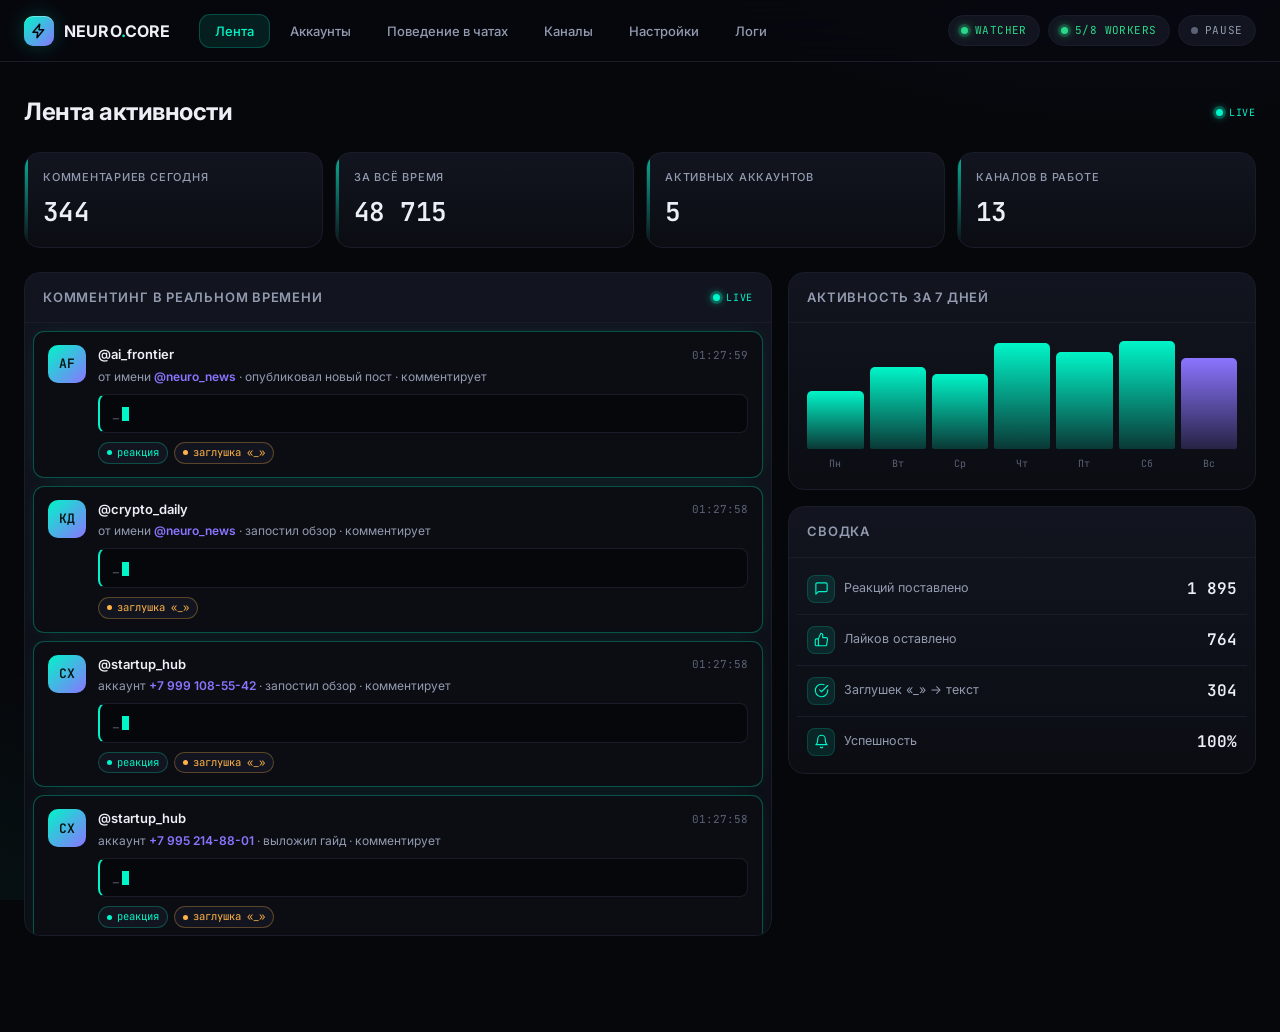
<file: labs/neurocore/index.html>
<!doctype html>
<html lang="ru" class="bg-background">
<head>
  <meta charset="utf-8" />
  <meta name="viewport" content="width=device-width, initial-scale=1, viewport-fit=cover" />
  <meta name="theme-color" content="#06070b" />
  <title>NEURO.CORE — Telegram Bot Dashboard</title>
  <meta name="description" content="NEURO.CORE — панель управления Telegram-ботом для авто-комментинга. Демонстрация функционала." />
  <link rel="icon" type="image/svg+xml" href="./favicon.svg" />
  <link rel="preconnect" href="https://fonts.googleapis.com" />
  <link rel="preconnect" href="https://fonts.gstatic.com" crossorigin />
  <link href="https://fonts.googleapis.com/css2?family=Inter:wght@400;500;600;700&family=JetBrains+Mono:wght@400;500;600&display=swap" rel="stylesheet" />
  <link rel="stylesheet" href="./style.css" />
</head>
<body>

<!-- TOP BAR -->
<header class="topbar">
  <div class="brand">
    <span class="brand-glyph" aria-hidden="true">
      <svg width="16" height="16" viewBox="0 0 24 24" fill="none" stroke="currentColor" stroke-width="2.2" stroke-linecap="round" stroke-linejoin="round">
        <path d="M13 2 3 14h7l-1 8 10-12h-7l1-8Z"/>
      </svg>
    </span>
    <span class="brand-name">NEURO<span class="brand-dot">.</span>CORE</span>
  </div>

  <nav class="tabs">
    <button class="tab active" data-tab="feed">Лента</button>
    <button class="tab" data-tab="accounts">Аккаунты</button>
    <button class="tab" data-tab="behavior">Поведение в чатах</button>
    <button class="tab" data-tab="channels">Каналы</button>
    <button class="tab" data-tab="settings">Настройки</button>
    <button class="tab" data-tab="logs">Логи</button>
  </nav>

  <div class="status-cluster">
    <div class="status-pill ok" id="status-watcher" title="Channel Health Watcher">
      <span class="dot"></span><span class="status-label">watcher</span>
    </div>
    <div class="status-pill ok" id="status-workers" title="Запущено воркеров">
      <span class="dot"></span><span class="status-label">0/0 workers</span>
    </div>
    <label class="pause-toggle" title="Глобальная пауза">
      <input type="checkbox" id="global-pause-toggle" />
      <span class="pause-text">PAUSE</span>
    </label>
  </div>
</header>

<main>

  <!-- ============================== TAB: ЛЕНТА ============================== -->
  <section class="tab-pane active" id="tab-feed">
    <div class="page-header">
      <h2>Лента активности</h2>
      <div class="page-actions">
        <span class="live-badge">live</span>
      </div>
    </div>

    <div class="metrics-row">
      <div class="metric"><span class="metric-label">Комментариев сегодня</span><span class="metric-value" id="m-comments-today">0</span></div>
      <div class="metric"><span class="metric-label">За всё время</span><span class="metric-value" id="m-comments-total">0</span></div>
      <div class="metric"><span class="metric-label">Активных аккаунтов</span><span class="metric-value" id="m-active">0</span></div>
      <div class="metric"><span class="metric-label">Каналов в работе</span><span class="metric-value" id="m-live-channels">0</span></div>
    </div>

    <div class="feed-grid">
      <div class="panel">
        <div class="panel-head">
          <h3>Комментинг в реальном времени</h3>
          <span class="live-badge">live</span>
        </div>
        <div class="feed-list" id="feed-list"></div>
      </div>

      <div class="side-col">
        <div class="panel">
          <div class="panel-head"><h3>Активность за 7 дней</h3></div>
          <div class="chart">
            <div class="chart-bars" id="chart-bars"></div>
          </div>
        </div>

        <div class="panel">
          <div class="panel-head"><h3>Сводка</h3></div>
          <div class="stat-list">
            <div class="stat-row">
              <span class="stat-k"><span class="stat-ic"><svg viewBox="0 0 24 24" fill="none" stroke="currentColor" stroke-width="1.8" stroke-linecap="round" stroke-linejoin="round"><path d="M21 15a2 2 0 0 1-2 2H7l-4 4V5a2 2 0 0 1 2-2h14a2 2 0 0 1 2 2z"/></svg></span>Реакций поставлено</span>
              <span class="stat-v" id="s-reactions">0</span>
            </div>
            <div class="stat-row">
              <span class="stat-k"><span class="stat-ic"><svg viewBox="0 0 24 24" fill="none" stroke="currentColor" stroke-width="1.8" stroke-linecap="round" stroke-linejoin="round"><path d="M14 9V5a3 3 0 0 0-3-3l-4 9v11h11.28a2 2 0 0 0 2-1.7l1.38-9a2 2 0 0 0-2-2.3zM7 22H4a2 2 0 0 1-2-2v-7a2 2 0 0 1 2-2h3"/></svg></span>Лайков оставлено</span>
              <span class="stat-v" id="s-likes">0</span>
            </div>
            <div class="stat-row">
              <span class="stat-k"><span class="stat-ic"><svg viewBox="0 0 24 24" fill="none" stroke="currentColor" stroke-width="1.8" stroke-linecap="round" stroke-linejoin="round"><path d="M22 11.08V12a10 10 0 1 1-5.93-9.14"/><polyline points="22 4 12 14.01 9 11.01"/></svg></span>Заглушек «_» → текст</span>
              <span class="stat-v" id="s-quick">0</span>
            </div>
            <div class="stat-row">
              <span class="stat-k"><span class="stat-ic"><svg viewBox="0 0 24 24" fill="none" stroke="currentColor" stroke-width="1.8" stroke-linecap="round" stroke-linejoin="round"><path d="M18 8A6 6 0 0 0 6 8c0 7-3 9-3 9h18s-3-2-3-9"/><path d="M13.73 21a2 2 0 0 1-3.46 0"/></svg></span>Успешность</span>
              <span class="stat-v" id="s-rate">—</span>
            </div>
          </div>
        </div>
      </div>
    </div>
  </section>

  <!-- ============================== TAB: АККАУНТЫ ============================== -->
  <section class="tab-pane" id="tab-accounts">
    <div class="page-header">
      <h2>Аккаунты</h2>
      <div class="page-actions">
        <button class="btn btn-ghost" id="btn-refresh-accounts">Обновить</button>
        <button class="btn btn-primary" id="btn-add-account">+ Добавить</button>
      </div>
    </div>
    <div class="metrics-row">
      <div class="metric"><span class="metric-label">Аккаунтов</span><span class="metric-value" id="m-accounts">—</span></div>
      <div class="metric"><span class="metric-label">Запущено</span><span class="metric-value" id="m-running">—</span></div>
      <div class="metric"><span class="metric-label">Каналов в базе</span><span class="metric-value" id="m-channels">—</span></div>
      <div class="metric"><span class="metric-label">Глобальная пауза</span><span class="metric-value" id="m-pause">выкл</span></div>
    </div>
    <div id="accounts-grid" class="cards-grid">
      <div class="empty">Загрузка…</div>
    </div>
  </section>

  <!-- ============================== TAB: ПОВЕДЕНИЕ ============================== -->
  <section class="tab-pane" id="tab-behavior">
    <div class="page-header">
      <h2>Поведение в чатах</h2>
      <div class="page-actions">
        <span class="muted small" id="behavior-saved-hint"></span>
      </div>
    </div>

    <div class="toggle-group">
      <div class="toggle-row">
        <div class="toggle-info">
          <div class="toggle-title">
            <span class="toggle-icon" aria-hidden="true">
              <svg viewBox="0 0 24 24" fill="none" stroke="currentColor" stroke-width="1.8" stroke-linecap="round" stroke-linejoin="round"><path d="M9 21H5a2 2 0 0 1-2-2V5a2 2 0 0 1 2-2h4"/><polyline points="16 17 21 12 16 7"/><line x1="21" y1="12" x2="9" y2="12"/></svg>
            </span>
            Покидать если нельзя писать
          </div>
          <div class="toggle-desc">
            Выходить из группы обсуждений канала при ошибке
            <code>ChatWriteForbiddenError</code> — чтобы не накапливать «мёртвые» подписки.
          </div>
        </div>
        <label class="switch"><input type="checkbox" data-setting="leave_if_no_write" checked /><span class="slider"></span></label>
      </div>

      <div class="toggle-row">
        <div class="toggle-info">
          <div class="toggle-title">
            <span class="toggle-icon" aria-hidden="true">
              <svg viewBox="0 0 24 24" fill="none" stroke="currentColor" stroke-width="1.8" stroke-linecap="round" stroke-linejoin="round"><polyline points="3 6 5 6 21 6"/><path d="M19 6v14a2 2 0 0 1-2 2H7a2 2 0 0 1-2-2V6m3 0V4a2 2 0 0 1 2-2h4a2 2 0 0 1 2 2v2"/></svg>
            </span>
            Авто-отписка от мусорных чатов
          </div>
          <div class="toggle-desc">
            AI анализирует название/описание/число участников каждого чата
            и команду <code>LEAVE</code> отправляет на очевидный спам/скам/NSFW/казино.
          </div>
        </div>
        <label class="switch"><input type="checkbox" data-setting="auto_leave_junk" checked /><span class="slider"></span></label>
      </div>

      <div class="toggle-row">
        <div class="toggle-info">
          <div class="toggle-title">
            <span class="toggle-icon" aria-hidden="true">
              <svg viewBox="0 0 24 24" fill="none" stroke="currentColor" stroke-width="1.8" stroke-linecap="round" stroke-linejoin="round"><rect x="3" y="11" width="18" height="10" rx="2"/><circle cx="12" cy="5" r="2"/><path d="M12 7v4"/><line x1="8" y1="16" x2="8" y2="16"/><line x1="16" y1="16" x2="16" y2="16"/></svg>
            </span>
            Писать спамботу при флуде
          </div>
          <div class="toggle-desc">
            При <code>PeerFloodError</code> бот идёт в <b>@SpamBot</b>, отправляет <code>/start</code>,
            парсит ответ и снимает мягкий блок.
          </div>
        </div>
        <label class="switch"><input type="checkbox" data-setting="spambot_unblock" checked /><span class="slider"></span></label>
      </div>
    </div>

    <h3 class="section-h3">Дополнительные тоглы</h3>
    <div class="toggle-group">
      <div class="toggle-row">
        <div class="toggle-info"><div class="toggle-title">Реакции на посты</div><div class="toggle-desc">Ставить реакции перед комментарием.</div></div>
        <label class="switch"><input type="checkbox" data-setting="react_to_posts" checked/><span class="slider"></span></label>
      </div>
      <div class="toggle-row">
        <div class="toggle-info"><div class="toggle-title">Лайкать чужие комментарии</div><div class="toggle-desc">Имитация активного участия в обсуждении.</div></div>
        <label class="switch"><input type="checkbox" data-setting="like_other_comments" checked/><span class="slider"></span></label>
      </div>
      <div class="toggle-row">
        <div class="toggle-info"><div class="toggle-title">Общение в чатах</div><div class="toggle-desc">Отвечать на сообщения в групповых чатах (не комменты).</div></div>
        <label class="switch"><input type="checkbox" data-setting="chat_interaction_enabled"/><span class="slider"></span></label>
      </div>
      <div class="toggle-row">
        <div class="toggle-info"><div class="toggle-title">Прогрев новых аккаунтов</div><div class="toggle-desc">Снижает активность для новых аккаунтов первые сутки.</div></div>
        <label class="switch"><input type="checkbox" data-setting="warmup_mode" checked/><span class="slider"></span></label>
      </div>
      <div class="toggle-row">
        <div class="toggle-info"><div class="toggle-title">Авто-ночной режим</div><div class="toggle-desc">Снижает активность ночью по часам аккаунта.</div></div>
        <label class="switch"><input type="checkbox" data-setting="auto_night_mode" checked/><span class="slider"></span></label>
      </div>
    </div>
  </section>

  <!-- ============================== TAB: КАНАЛЫ ============================== -->
  <section class="tab-pane" id="tab-channels">
    <div class="page-header">
      <h2>База каналов</h2>
      <div class="page-actions">
        <button class="btn btn-ghost" id="btn-refresh-channels">Обновить</button>
        <button class="btn btn-ghost" id="btn-cleanup-channels">Очистить закрытые</button>
      </div>
    </div>

    <div class="metrics-row">
      <div class="metric"><span class="metric-label">Всего</span><span class="metric-value" id="ch-total">—</span></div>
      <div class="metric"><span class="metric-label">С открытыми комментами</span><span class="metric-value" id="ch-open">—</span></div>
      <div class="metric"><span class="metric-label">Watcher (мин)</span><span class="metric-value" id="ch-watcher-int">30</span></div>
      <div class="metric"><span class="metric-label">Watcher</span><span class="metric-value" id="ch-watcher">✓</span></div>
    </div>

    <div class="search-box">
      <input type="search" id="channels-search" placeholder="Поиск по названию или @username…" />
    </div>

    <div class="table-wrap">
      <table class="data-table">
        <thead>
          <tr>
            <th>Канал</th><th>Название</th><th>Подписчиков</th><th>Комменты</th><th>Источник</th><th>Проверен</th><th></th>
          </tr>
        </thead>
        <tbody id="channels-tbody">
          <tr><td colspan="7" class="empty">Загрузка…</td></tr>
        </tbody>
      </table>
    </div>
  </section>

  <!-- ============================== TAB: НАСТРОЙКИ ============================== -->
  <section class="tab-pane" id="tab-settings">
    <div class="page-header">
      <h2>Настройки</h2>
      <div class="page-actions">
        <button class="btn btn-ghost" id="btn-test-ai">Тест нейросети</button>
        <button class="btn btn-primary" id="btn-save-settings">Сохранить</button>
      </div>
    </div>

    <div class="settings-grid">
      <div class="form-row">
        <label>AI API ключ (RouterAI / Gemini)</label>
        <input type="password" data-setting="gemini_api_key" value="sk-demo-key-hidden" />
      </div>
      <div class="form-row">
        <label>AI модель</label>
        <input type="text" data-setting="gemini_model" value="google/gemini-3-flash-preview" />
      </div>
      <div class="form-row">
        <label>Системный промпт для комментариев</label>
        <textarea rows="6" data-setting="comment_prompt">Ты — живой подписчик Telegram-канала. Пиши короткие, естественные комментарии по теме поста на русском. Без штампов, без рекламы, 1-2 предложения, иногда с лёгкой эмоцией.</textarea>
      </div>

      <h3 class="section-h3">Комментинг</h3>
      <div class="toggle-group">
        <div class="toggle-row">
          <div class="toggle-info">
            <div class="toggle-title">Быстрый режим (заглушка → редактирование)</div>
            <div class="toggle-desc">Мгновенно кидает заглушку «_», чтобы быть первым, затем редактирует её в текст нейронки.</div>
          </div>
          <label class="switch"><input type="checkbox" data-setting="quick_comment_mode" checked/><span class="slider"></span></label>
        </div>
        <div class="toggle-row">
          <div class="toggle-info">
            <div class="toggle-title">Комментить от имени группы</div>
            <div class="toggle-desc">Писать комменты от имени канала (send as). Аккаунт должен быть админом канала. Если нельзя — пишет от личного аккаунта.</div>
          </div>
          <label class="switch"><input type="checkbox" data-setting="comment_as_channel" checked/><span class="slider"></span></label>
        </div>
      </div>

      <div class="form-grid-2" style="margin-top:16px">
        <div class="form-row">
          <label>Быстрый режим: макс. возраст поста (мин)</label>
          <input type="number" min="1" max="120" data-setting="quick_comment_max_age_minutes" value="10" />
        </div>
        <div class="form-row">
          <label>Канал для «от имени группы» (@username)</label>
          <input type="text" data-setting="comment_as_channel_username" value="@neuro_news" />
        </div>
      </div>

      <div class="form-grid-2">
        <div class="form-row"><label>Макс. возраст поста (часы)</label><input type="number" min="1" max="240" data-setting="max_post_age_hours" value="48" /></div>
        <div class="form-row"><label>Пауза между циклами (сек)</label><input type="number" min="10" max="3600" data-setting="cycle_pause_seconds" value="90" /></div>
        <div class="form-row"><label>Поиск каналов: каждые N циклов</label><input type="number" min="1" max="200" data-setting="search_interval_cycles" value="20" /></div>
        <div class="form-row"><label>Watcher: интервал (мин)</label><input type="number" min="5" max="1440" data-setting="channel_watcher_interval_minutes" value="30" /></div>
        <div class="form-row"><label>Мин. подписчиков канала</label><input type="number" min="0" data-setting="min_channel_subs" value="500" /></div>
        <div class="form-row"><label>Шанс ответить в чате (0..1)</label><input type="number" step="0.01" min="0" max="1" data-setting="chat_reply_chance" value="0.25" /></div>
      </div>

      <div class="form-row">
        <label>Режим работы (powerful / neutral / chill)</label>
        <select data-setting="work_mode">
          <option value="powerful">powerful</option>
          <option value="neutral" selected>neutral</option>
          <option value="chill">chill</option>
        </select>
      </div>

      <div class="form-row">
        <label>Какие каналы комментировать</label>
        <select data-setting="comment_channels_mode">
          <option value="all" selected>Все</option>
          <option value="public">Только публичные</option>
          <option value="private">Только приватные</option>
          <option value="joined">Только те, в которых вступили</option>
        </select>
      </div>

      <div class="toggle-group" style="margin-top:24px">
        <div class="toggle-row">
          <div class="toggle-info"><div class="toggle-title">Channel Health Watcher</div><div class="toggle-desc">Фоновая валидация каналов в БД (см. интервал выше).</div></div>
          <label class="switch"><input type="checkbox" data-setting="channel_watcher_enabled" checked/><span class="slider"></span></label>
        </div>
        <div class="toggle-row">
          <div class="toggle-info"><div class="toggle-title">Поиск новых каналов</div><div class="toggle-desc">Включить автоматический поиск каналов по ключевым словам.</div></div>
          <label class="switch"><input type="checkbox" data-setting="search_enabled" checked/><span class="slider"></span></label>
        </div>
      </div>

      <div id="settings-test-result" class="form-row"></div>
    </div>
  </section>

  <!-- ============================== TAB: ЛОГИ ============================== -->
  <section class="tab-pane" id="tab-logs">
    <div class="page-header">
      <h2>Логи</h2>
      <div class="page-actions">
        <select id="logs-level">
          <option value="">Все уровни</option>
          <option value="info">info</option>
          <option value="warning">warning</option>
          <option value="error">error</option>
        </select>
        <label class="checkbox-inline"><input type="checkbox" id="logs-autorefresh" checked /> Автообновление</label>
        <button class="btn btn-ghost" id="btn-refresh-logs">Обновить</button>
      </div>
    </div>
    <div id="logs-container" class="logs">Загрузка…</div>
  </section>

</main>

<!-- TOAST -->
<div id="toast" class="toast"></div>

<!-- ADD ACCOUNT MODAL -->
<div id="modal-add-account" class="modal hidden">
  <div class="modal-card">
    <header><h3>Добавить аккаунты</h3><button class="modal-close">×</button></header>
    <div class="modal-body">
      <p class="muted">Загрузите готовые <code>.session</code> файлы Telethon. Номер телефона определяется из имени файла — вводить ничего не нужно.</p>
      <form id="form-import-session">
        <div class="form-row"><label>.session файлы (можно несколько)</label>
          <input type="file" name="files" accept=".session" multiple /></div>
        <div id="api-fields-note" class="form-row">
          <p class="muted small">API ID / Hash уже сохранены — поля можно не заполнять.</p>
        </div>
        <div class="form-row"><button class="btn btn-primary" type="submit">Импортировать</button></div>
      </form>
    </div>
  </div>
</div>

<script src="./demo.js"></script>
</body>
</html>
</file>
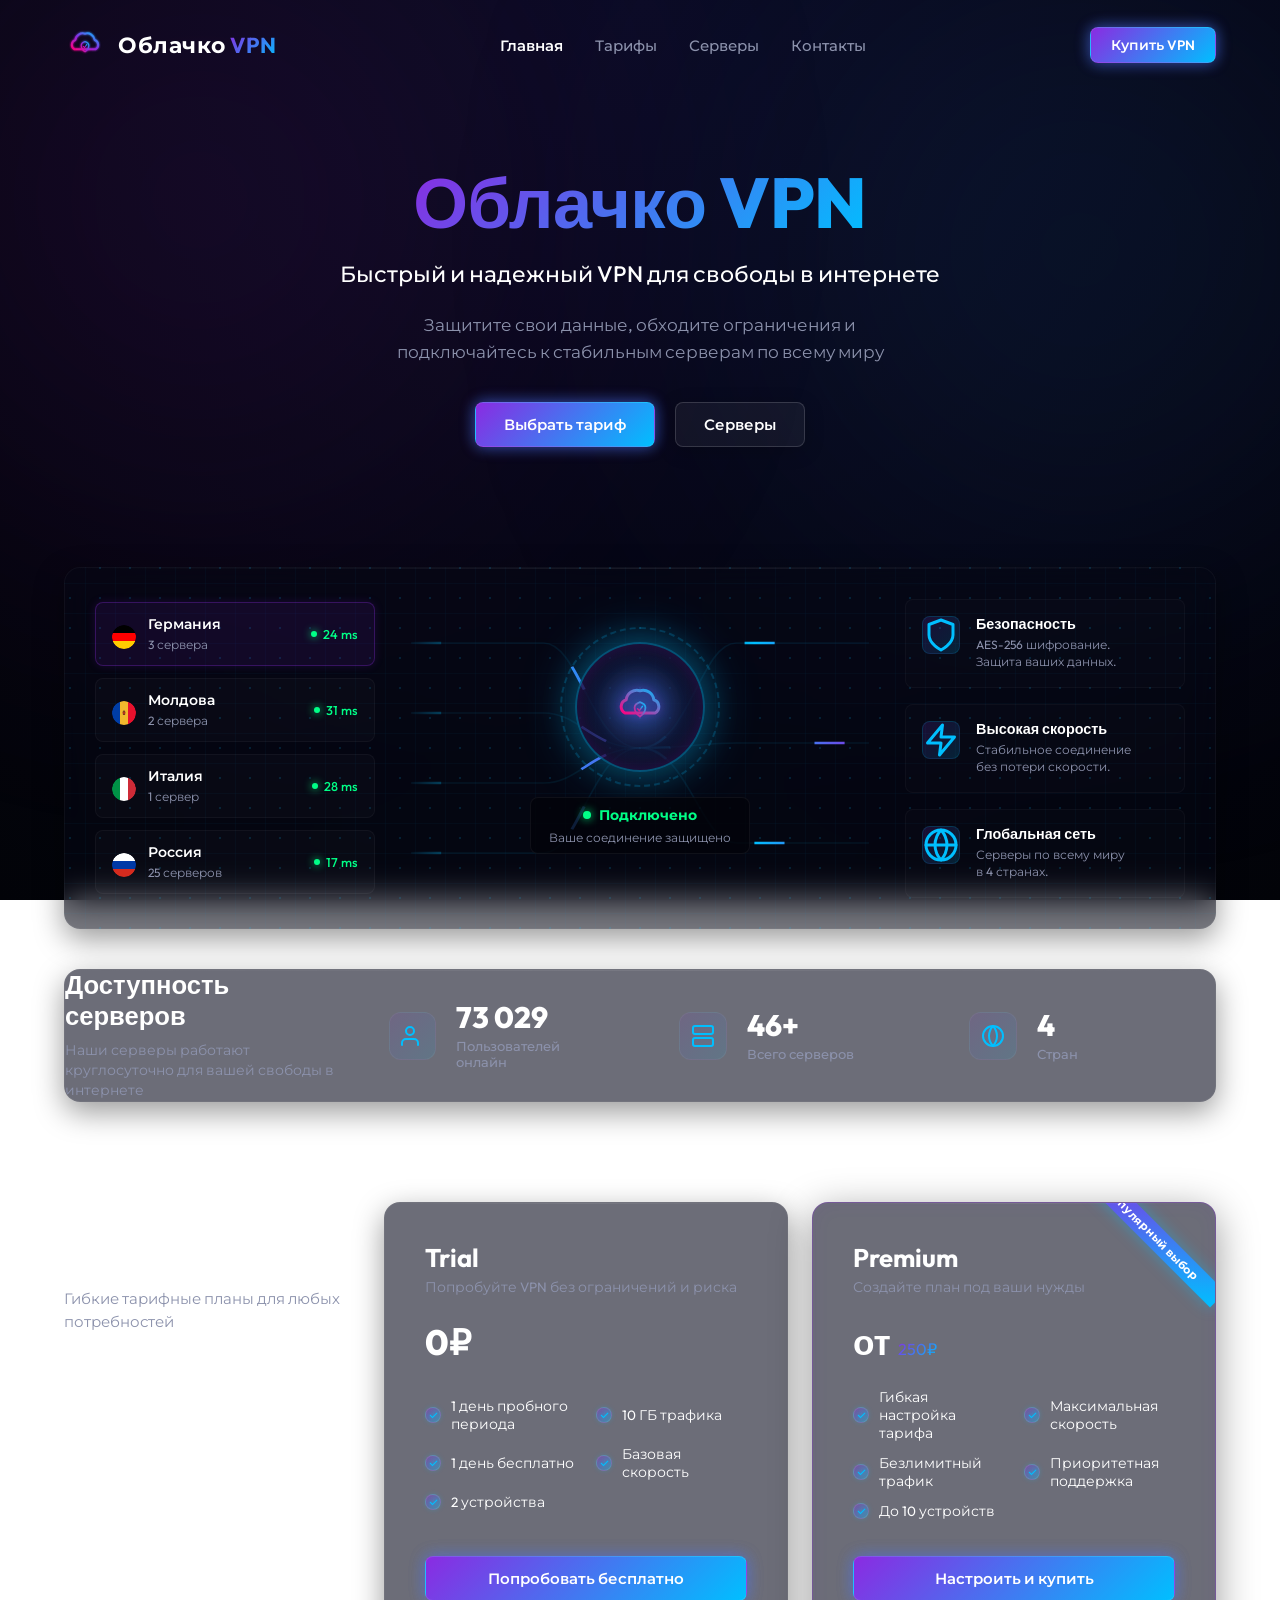
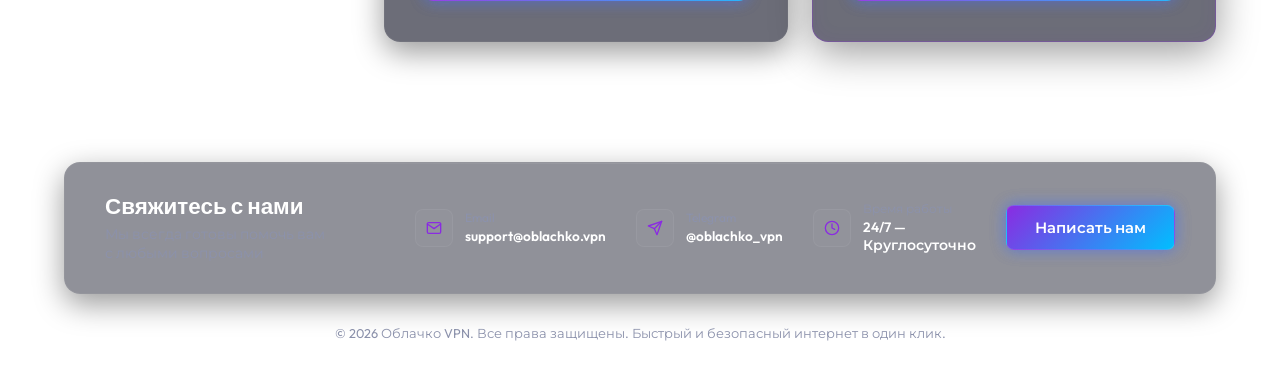
<file: labs/vpn/index.html>
<!DOCTYPE html>
<html lang="ru">
<head>
  <meta charset="UTF-8">
  <meta name="viewport" content="width=device-width, initial-scale=1.0">
  <title>Облачко VPN — Быстрый и надежный VPN для свободы в интернете</title>
  <meta name="description" content="Защитите свои данные, обходите ограничения и подключайтесь к стабильным серверам по всему миру с Облачко VPN.">
  <link rel="preconnect" href="https://fonts.googleapis.com">
  <link rel="preconnect" href="https://fonts.gstatic.com" crossorigin>
  <link href="https://fonts.googleapis.com/css2?family=Outfit:wght@300;400;500;600;700;800&family=Montserrat:wght@400;500;600;700;800&display=swap" rel="stylesheet">
  <link rel="stylesheet" href="css/style.css">
</head>
<body>
  <!-- Декоративные неоновые пятна на фоне -->
  <div class="bg-glow bg-glow-left"></div>
  <div class="bg-glow bg-glow-right"></div>

  <!-- Шапка сайта -->
  <header class="header">
    <div class="container header-container">
      <a href="#/" class="logo" data-link>
        <div class="logo-wrapper">
          <svg class="logo-svg-element" viewBox="0 0 100 100" xmlns="http://www.w3.org/2000/svg">
            <defs>
              <linearGradient id="logo-grad" x1="0%" y1="100%" x2="100%" y2="0%">
                <stop offset="0%" stop-color="#ff007f" />
                <stop offset="50%" stop-color="#8a2be2" />
                <stop offset="100%" stop-color="#00bfff" />
              </linearGradient>
              <filter id="logo-neon-blur" x="-20%" y="-20%" width="140%" height="140%">
                <feGaussianBlur stdDeviation="3" result="blur" />
                <feMerge>
                  <feMergeNode in="blur" />
                  <feMergeNode in="SourceGraphic" />
                </feMerge>
              </filter>
            </defs>
            <!-- Облачко -->
            <path d="M 25,60 
                     A 12,12 0 0,1 27,38 
                     A 18,18 0 0,1 50,23 
                     A 18,18 0 0,1 73,38 
                     A 12,12 0 0,1 75,60 
                     Z" 
                  stroke="url(#logo-grad)" 
                  stroke-width="5" 
                  stroke-linejoin="round" 
                  fill="none" 
                  filter="url(#logo-neon-blur)" />
            <!-- Щит -->
            <path d="M 50,42 
                     C 50,42 59,45 59,51 
                     C 59,60 50,66 50,66 
                     C 50,66 41,60 41,51 
                     C 41,45 50,42 50,42 
                     Z" 
                  stroke="url(#logo-grad)" 
                  stroke-width="3" 
                  fill="none" 
                  filter="url(#logo-neon-blur)" />
            <!-- Галочка в щите -->
            <path d="M 46,53 L 49,56 L 54,49" 
                  stroke="url(#logo-grad)" 
                  stroke-width="2.5" 
                  stroke-linecap="round" 
                  stroke-linejoin="round" 
                  fill="none" />
          </svg>
        </div>
        <span class="logo-text">Облачко <span class="highlight">VPN</span></span>
      </a>

      <nav class="nav">
        <a href="#/" class="nav-link" data-link>Главная</a>
        <a href="#/tariffs" class="nav-link" data-link>Тарифы</a>
        <a href="#/servers" class="nav-link" data-link>Серверы</a>
        <a href="#contacts-anchor" class="nav-link" id="contacts-nav-link">Контакты</a>
      </nav>

      <a href="#/tariffs?buy=premium" class="btn btn-primary btn-buy-vpn" data-link>Купить VPN</a>

      <!-- Мобильное меню бургер -->
      <button class="burger-menu" id="burger-toggle" aria-label="Открыть меню">
        <span></span>
        <span></span>
        <span></span>
      </button>
    </div>
  </header>

  <!-- Основной контейнер для SPA страниц -->
  <main id="app-root" class="main-content">
    <div class="page-loader">
      <div class="loader-spinner"></div>
    </div>
  </main>

  <!-- Подвал сайта с контактами (якорь для Контакты) -->
  <footer class="footer" id="contacts-anchor">
    <div class="container footer-container">
      <div class="glass-card footer-row-card">
        <div class="footer-info-col">
          <h3>Свяжитесь с нами</h3>
          <p>Мы всегда готовы помочь вам<br>с любыми вопросами</p>
        </div>

        <div class="footer-contacts-col">
          <div class="contact-item">
            <div class="contact-icon">
              <svg viewBox="0 0 24 24" fill="none" stroke="currentColor" stroke-width="2" stroke-linecap="round" stroke-linejoin="round"><path d="M4 4h16c1.1 0 2 .9 2 2v12c0 1.1-.9 2-2 2H4c-1.1 0-2-.9-2-2V6c0-1.1.9-2 2-2z"></path><polyline points="22,6 12,13 2,6"></polyline></svg>
            </div>
            <div class="contact-details">
              <span class="contact-label">Email</span>
              <a href="mailto:support@oblachko.vpn" class="contact-value">support@oblachko.vpn</a>
            </div>
          </div>

          <div class="contact-item">
            <div class="contact-icon">
              <svg viewBox="0 0 24 24" fill="none" stroke="currentColor" stroke-width="2" stroke-linecap="round" stroke-linejoin="round"><line x1="22" y1="2" x2="11" y2="13"></line><polygon points="22 2 15 22 11 13 2 9 22 2"></polygon></svg>
            </div>
            <div class="contact-details">
              <span class="contact-label">Telegram</span>
              <a href="https://t.me/oblachko_vpn" target="_blank" rel="noopener noreferrer" class="contact-value">@oblachko_vpn</a>
            </div>
          </div>

          <div class="contact-item">
            <div class="contact-icon">
              <svg viewBox="0 0 24 24" fill="none" stroke="currentColor" stroke-width="2" stroke-linecap="round" stroke-linejoin="round"><circle cx="12" cy="12" r="10"></circle><polyline points="12 6 12 12 16 14"></polyline></svg>
            </div>
            <div class="contact-details">
              <span class="contact-label">Время работы</span>
              <span class="contact-value">24/7 — Круглосуточно</span>
            </div>
          </div>
        </div>

        <div class="footer-action-col">
          <button class="btn btn-primary" id="btn-footer-contact">Написать нам</button>
        </div>
      </div>

      <div class="footer-bottom">
        <p>&copy; 2026 Облачко VPN. Все права защищены. Быстрый и безопасный интернет в один клик.</p>
      </div>
    </div>
  </footer>

  <!-- Модальное окно обратной связи -->
  <div class="modal-overlay" id="contact-modal">
    <div class="glass-card modal-content">
      <span class="modal-close" id="contact-modal-close-btn">&times;</span>
      <div class="modal-header">
        <h3>Свяжитесь с нами</h3>
        <p>Отправьте нам сообщение, и мы ответим в ближайшее время</p>
      </div>
      <form id="contact-submit-form" class="modal-form">
        <div class="form-group">
          <span class="form-group-label">Ваш Email:</span>
          <input type="email" id="feedback-email" placeholder="example@domain.com" required>
        </div>
        <div class="form-group">
          <span class="form-group-label">Ваш Telegram (необязательно):</span>
          <input type="text" id="feedback-tg" placeholder="@username">
        </div>
        <div class="form-group">
          <span class="form-group-label">Сообщение:</span>
          <textarea id="feedback-message" placeholder="Ваш вопрос или сообщение..." rows="4" required></textarea>
        </div>
        <button type="submit" class="btn btn-primary btn-full" style="margin-top: 10px;">
          <span>Отправить сообщение</span>
        </button>
        <div class="form-status" id="feedback-form-status" style="margin-top: 12px;"></div>
      </form>
    </div>
  </div>

  <!-- Подключение JS модулей -->
  <script src="js/pages/home.js"></script>
  <script src="js/pages/tariffs.js"></script>
  <script src="js/pages/servers.js"></script>
  <script src="js/app.js"></script>
</body>
</html>
</file>
<file: labs/neurocore/style.css>
/* ===============================================================
   NEURO.CORE — refined dark dashboard
   =============================================================== */

* { box-sizing: border-box; }
::selection { background: rgba(0,255,209,0.25); color: #fff; }

:root {
  /* Surfaces */
  --bg-0: #06070b;
  --bg-1: #0b0d13;
  --bg-2: #12151f;
  --bg-3: #1a1e2b;
  --bg-hover: #1e2333;

  --line: #262c3d;
  --line-soft: #191d29;

  /* Text */
  --text: #eceff5;
  --text-dim: #939bb0;
  --text-faint: #5b6276;

  /* Accents (mint primary, violet used sparingly) */
  --accent: #00f5c8;
  --accent-hi: #4dffe0;
  --accent-2: #8b74ff;
  --accent-glow: rgba(0,245,200,0.22);
  --accent-soft: rgba(0,245,200,0.10);

  --good: #29d98a;
  --warn: #ffb347;
  --bad: #ff5470;

  --radius: 16px;
  --radius-sm: 11px;
  --radius-xs: 8px;
  --transition: 0.18s cubic-bezier(0.4, 0, 0.2, 1);

  --shadow-sm: 0 2px 8px rgba(0,0,0,0.3);
  --shadow-md: 0 8px 28px -8px rgba(0,0,0,0.55);
  --shadow-lg: 0 20px 60px -12px rgba(0,0,0,0.7);

  --font: "Inter", -apple-system, BlinkMacSystemFont, "Segoe UI", Roboto, system-ui, sans-serif;
  --mono: "JetBrains Mono", "SF Mono", Consolas, Menlo, monospace;

  --topbar-h: 62px;
}

html, body {
  margin: 0;
  background: var(--bg-0);
  color: var(--text);
  font-family: var(--font);
  font-size: 14px;
  line-height: 1.5;
  min-height: 100vh;
  -webkit-font-smoothing: antialiased;
  text-rendering: optimizeLegibility;
}

body {
  background:
    radial-gradient(1100px 700px at 88% -240px, rgba(139,116,255,0.08), transparent 55%),
    radial-gradient(900px 620px at -120px 110%, rgba(0,245,200,0.06), transparent 55%),
    var(--bg-0);
  background-attachment: fixed;
}

svg { display: block; }

/* ============== TOPBAR ============== */
.topbar {
  position: sticky;
  top: 0;
  z-index: 50;
  display: flex;
  align-items: center;
  gap: 28px;
  min-height: var(--topbar-h);
  padding: 12px 24px;
  padding-top: max(12px, env(safe-area-inset-top));
  background: rgba(8,9,14,0.72);
  backdrop-filter: blur(18px) saturate(140%);
  -webkit-backdrop-filter: blur(18px) saturate(140%);
  border-bottom: 1px solid var(--line-soft);
}

.brand {
  display: flex; align-items: center; gap: 10px;
  font-weight: 700;
  letter-spacing: 0.01em;
  font-size: 16px;
  flex: 0 0 auto;
}
.brand-glyph {
  display: inline-grid; place-items: center;
  width: 30px; height: 30px;
  border-radius: 9px;
  background: linear-gradient(135deg, var(--accent), var(--accent-2));
  color: #06070b;
  box-shadow: 0 0 20px var(--accent-glow), inset 0 1px 0 rgba(255,255,255,0.35);
}
.brand-name { color: var(--text); }
.brand-dot { color: var(--accent); }

.tabs {
  display: flex;
  gap: 4px;
  flex: 1;
}
.tab {
  position: relative;
  background: transparent;
  border: 1px solid transparent;
  color: var(--text-dim);
  padding: 8px 15px;
  border-radius: var(--radius-sm);
  font-size: 13px;
  font-weight: 500;
  font-family: var(--font);
  cursor: pointer;
  transition: color var(--transition), background var(--transition);
  white-space: nowrap;
}
.tab:hover { color: var(--text); background: var(--bg-2); }
.tab.active {
  color: var(--accent);
  background: var(--accent-soft);
  border-color: rgba(0,245,200,0.22);
}

.status-cluster { display: flex; align-items: center; gap: 8px; flex: 0 0 auto; }

.status-pill {
  display: inline-flex; align-items: center; gap: 7px;
  padding: 6px 12px;
  border-radius: 999px;
  background: var(--bg-2);
  border: 1px solid var(--line-soft);
  font-size: 11px; font-family: var(--mono);
  color: var(--text-dim);
  text-transform: uppercase;
  letter-spacing: 0.04em;
}
.status-pill .dot {
  width: 7px; height: 7px; border-radius: 50%;
  background: var(--text-faint);
  transition: all var(--transition);
}
.status-pill.ok .dot { background: var(--good); box-shadow: 0 0 0 3px rgba(41,217,138,0.18), 0 0 8px var(--good); animation: pulse-dot 2.4s ease-in-out infinite; }
.status-pill.warn .dot { background: var(--warn); box-shadow: 0 0 0 3px rgba(255,179,71,0.18), 0 0 8px var(--warn); }
.status-pill.bad .dot { background: var(--bad); box-shadow: 0 0 0 3px rgba(255,84,112,0.18), 0 0 8px var(--bad); }
.status-pill.ok { color: var(--good); }

@keyframes pulse-dot {
  0%, 100% { opacity: 1; }
  50% { opacity: 0.55; }
}

.pause-toggle {
  display: inline-flex; align-items: center; gap: 7px;
  padding: 6px 12px;
  border-radius: 999px;
  background: var(--bg-2);
  border: 1px solid var(--line-soft);
  font-size: 11px; font-family: var(--mono);
  letter-spacing: 0.06em;
  cursor: pointer; user-select: none;
  color: var(--text-dim);
  transition: all var(--transition);
}
.pause-toggle:hover { border-color: var(--warn); color: var(--warn); }
.pause-toggle input { display: none; }
.pause-toggle::before {
  content: ""; width: 7px; height: 7px; border-radius: 50%;
  background: var(--text-faint); transition: all var(--transition);
}
.pause-toggle:has(input:checked) {
  background: rgba(255,179,71,0.12);
  border-color: var(--warn);
  color: var(--warn);
  box-shadow: 0 0 14px rgba(255,179,71,0.22);
}
.pause-toggle:has(input:checked)::before { background: var(--warn); box-shadow: 0 0 8px var(--warn); }

/* ============== MAIN ============== */
main {
  max-width: 1340px;
  margin: 0 auto;
  padding: 32px 24px 96px;
  padding-bottom: max(96px, calc(72px + env(safe-area-inset-bottom)));
}

.tab-pane { display: none; }
.tab-pane.active { display: block; animation: fade-in 0.3s cubic-bezier(0.4,0,0.2,1); }

@keyframes fade-in {
  from { opacity: 0; transform: translateY(6px); }
  to   { opacity: 1; transform: none; }
}

.page-header {
  display: flex; align-items: center; justify-content: space-between;
  margin-bottom: 22px;
  gap: 12px;
}
.page-header h2 {
  margin: 0;
  font-size: 24px;
  font-weight: 700;
  letter-spacing: -0.02em;
}
.page-actions { display: flex; gap: 8px; align-items: center; flex-wrap: wrap; }

.section-h3 {
  margin: 34px 0 14px;
  font-size: 12px;
  text-transform: uppercase;
  letter-spacing: 0.1em;
  color: var(--text-dim);
  font-weight: 600;
  display: flex; align-items: center; gap: 10px;
}
.section-h3::after {
  content: ""; flex: 1; height: 1px;
  background: linear-gradient(90deg, var(--line), transparent);
}

/* ============== METRICS ROW ============== */
.metrics-row {
  display: grid;
  grid-template-columns: repeat(auto-fit, minmax(170px, 1fr));
  gap: 12px;
  margin-bottom: 24px;
}
.metric {
  position: relative;
  background: linear-gradient(180deg, var(--bg-2), var(--bg-1));
  border: 1px solid var(--line-soft);
  border-radius: var(--radius);
  padding: 16px 18px;
  display: flex; flex-direction: column; gap: 6px;
  overflow: hidden;
  transition: border-color var(--transition), transform var(--transition);
}
.metric::before {
  content: ""; position: absolute; left: 0; top: 0; bottom: 0;
  width: 3px; background: linear-gradient(180deg, var(--accent), transparent);
  opacity: 0.7;
}
.metric:hover { border-color: var(--line); transform: translateY(-2px); }
.metric-label {
  color: var(--text-dim);
  font-size: 11px;
  text-transform: uppercase;
  letter-spacing: 0.07em;
  font-weight: 500;
}
.metric-value {
  font-size: 26px;
  font-weight: 600;
  font-family: var(--mono);
  color: var(--text);
  letter-spacing: -0.02em;
}

/* ============== BUTTONS ============== */
.btn {
  appearance: none;
  border: 1px solid var(--line);
  background: var(--bg-2);
  color: var(--text);
  padding: 9px 16px;
  border-radius: var(--radius-sm);
  cursor: pointer;
  font-size: 13px;
  font-weight: 500;
  transition: all var(--transition);
  font-family: var(--font);
  white-space: nowrap;
}
.btn:hover { background: var(--bg-hover); border-color: #313852; }
.btn:active { transform: translateY(1px); }
.btn:focus-visible { outline: none; box-shadow: 0 0 0 3px var(--accent-glow); }
.btn-primary {
  background: linear-gradient(135deg, var(--accent), var(--accent-hi));
  color: #04140f;
  border-color: transparent;
  font-weight: 600;
  box-shadow: 0 2px 12px -2px var(--accent-glow);
}
.btn-primary:hover {
  background: linear-gradient(135deg, var(--accent-hi), var(--accent));
  box-shadow: 0 4px 22px var(--accent-glow);
}
.btn-ghost {
  background: transparent;
  border-color: var(--line-soft);
  color: var(--text-dim);
}
.btn-ghost:hover { color: var(--text); border-color: var(--line); background: var(--bg-2); }
.btn-danger {
  border-color: rgba(255,84,112,0.4);
  color: var(--bad);
  background: transparent;
}
.btn-danger:hover { background: rgba(255,84,112,0.12); border-color: var(--bad); }
.btn-sm { padding: 6px 12px; font-size: 12px; }

/* ============== ACCOUNTS GRID ============== */
.cards-grid {
  display: grid;
  grid-template-columns: repeat(auto-fill, minmax(300px, 1fr));
  gap: 16px;
}
.account-card {
  background: linear-gradient(180deg, var(--bg-2), var(--bg-1));
  border: 1px solid var(--line-soft);
  border-radius: var(--radius);
  padding: 18px;
  position: relative;
  transition: border-color var(--transition), transform var(--transition), box-shadow var(--transition);
}
.account-card:hover { border-color: var(--line); transform: translateY(-2px); box-shadow: var(--shadow-md); }
.account-card.running {
  border-color: rgba(0,245,200,0.28);
  box-shadow: 0 0 30px -10px var(--accent-glow);
}
.account-card-head {
  display: flex; justify-content: space-between; align-items: flex-start;
  gap: 8px; margin-bottom: 14px;
}
.account-phone { font-family: var(--mono); font-size: 14px; font-weight: 500; }
.account-status-dot {
  width: 9px; height: 9px; border-radius: 50%;
  background: var(--text-faint);
  flex: 0 0 auto; margin-top: 4px;
}
.account-status-dot.running { background: var(--good); box-shadow: 0 0 0 3px rgba(41,217,138,0.18), 0 0 8px var(--good); }
.account-status-dot.banned, .account-status-dot.spamblock { background: var(--bad); box-shadow: 0 0 0 3px rgba(255,84,112,0.16); }
.account-status-dot.frozen, .account-status-dot.frozen_join { background: var(--warn); box-shadow: 0 0 0 3px rgba(255,179,71,0.16); }

.account-meta {
  display: flex; justify-content: space-between; gap: 8px;
  font-size: 12px; color: var(--text-dim);
  margin-bottom: 14px;
  font-family: var(--mono);
}
.account-meta span:nth-child(2) { color: var(--text); }

.account-actions { display: flex; gap: 8px; flex-wrap: wrap; }

/* ============== TOGGLE ROWS ============== */
.toggle-group {
  display: grid;
  gap: 0;
  background: linear-gradient(180deg, var(--bg-2), var(--bg-1));
  border: 1px solid var(--line-soft);
  border-radius: var(--radius);
  overflow: hidden;
}
.toggle-row {
  display: flex; align-items: center; gap: 16px;
  padding: 18px 20px;
  border-bottom: 1px solid var(--line-soft);
  transition: background var(--transition);
}
.toggle-row:last-child { border-bottom: none; }
.toggle-row:hover { background: var(--bg-hover); }

.toggle-info { flex: 1; min-width: 0; }
.toggle-title {
  font-size: 15px;
  font-weight: 500;
  display: flex; align-items: center; gap: 11px;
  margin-bottom: 5px;
}
.toggle-icon {
  display: inline-grid; place-items: center;
  width: 32px; height: 32px;
  flex: 0 0 auto;
  border-radius: 9px;
  background: var(--accent-soft);
  color: var(--accent);
  border: 1px solid rgba(0,245,200,0.16);
}
.toggle-icon svg { width: 17px; height: 17px; }
.toggle-desc {
  font-size: 12.5px;
  color: var(--text-dim);
  line-height: 1.55;
}
.toggle-desc code {
  font-family: var(--mono);
  background: var(--bg-0);
  padding: 1px 6px;
  border-radius: 5px;
  color: var(--accent);
  font-size: 11.5px;
  border: 1px solid var(--line-soft);
}

/* SWITCH */
.switch {
  position: relative;
  display: inline-block;
  width: 48px; height: 27px;
  flex: 0 0 auto;
}
.switch input { opacity: 0; width: 0; height: 0; }
.slider {
  position: absolute; inset: 0;
  background-color: var(--bg-3);
  border: 1px solid var(--line);
  transition: var(--transition);
  border-radius: 999px;
  cursor: pointer;
}
.slider::before {
  content: "";
  position: absolute;
  height: 19px; width: 19px;
  left: 3px; top: 50%;
  transform: translateY(-50%);
  background: var(--text-dim);
  transition: var(--transition);
  border-radius: 50%;
}
input:checked + .slider {
  background: linear-gradient(135deg, var(--accent), #00c9a7);
  border-color: transparent;
  box-shadow: 0 0 16px var(--accent-glow);
}
input:checked + .slider::before {
  transform: translate(21px, -50%);
  background: #04140f;
}
.switch input:focus-visible + .slider { box-shadow: 0 0 0 3px var(--accent-glow); }
input:disabled + .slider { opacity: 0.5; cursor: not-allowed; }

/* ============== FORMS ============== */
.settings-grid { display: grid; gap: 16px; }
.form-grid-2 {
  display: grid;
  grid-template-columns: repeat(auto-fit, minmax(220px, 1fr));
  gap: 14px;
}
.form-row { display: flex; flex-direction: column; gap: 7px; }
.form-row label {
  font-size: 11px;
  color: var(--text-dim);
  text-transform: uppercase;
  letter-spacing: 0.05em;
  font-weight: 500;
}
.form-row input,
.form-row select,
.form-row textarea {
  appearance: none;
  background: var(--bg-0);
  border: 1px solid var(--line);
  color: var(--text);
  padding: 11px 13px;
  border-radius: var(--radius-sm);
  font-size: 13px;
  font-family: var(--font);
  transition: border-color var(--transition), box-shadow var(--transition);
  width: 100%;
}
.form-row textarea { font-family: var(--mono); resize: vertical; min-height: 96px; line-height: 1.6; }
.form-row input::placeholder, .form-row textarea::placeholder { color: var(--text-faint); }
.form-row input:focus,
.form-row select:focus,
.form-row textarea:focus {
  outline: none;
  border-color: var(--accent);
  box-shadow: 0 0 0 3px var(--accent-glow);
}
.form-row select {
  background-image: url("data:image/svg+xml,%3Csvg xmlns='http://www.w3.org/2000/svg' width='14' height='14' viewBox='0 0 24 24' fill='none' stroke='%23939bb0' stroke-width='2.5' stroke-linecap='round' stroke-linejoin='round'%3E%3Cpolyline points='6 9 12 15 18 9'/%3E%3C/svg%3E");
  background-repeat: no-repeat;
  background-position: right 12px center;
  padding-right: 34px;
  cursor: pointer;
}

.checkbox-inline {
  display: inline-flex; align-items: center; gap: 7px;
  font-size: 13px; color: var(--text-dim);
  cursor: pointer;
}
.checkbox-inline input { accent-color: var(--accent); width: 15px; height: 15px; }

/* ============== TABLES ============== */
.search-box { margin-bottom: 14px; position: relative; }
.search-box::before {
  content: ""; position: absolute; left: 14px; top: 50%; transform: translateY(-50%);
  width: 16px; height: 16px;
  background: url("data:image/svg+xml,%3Csvg xmlns='http://www.w3.org/2000/svg' width='16' height='16' viewBox='0 0 24 24' fill='none' stroke='%235b6276' stroke-width='2' stroke-linecap='round' stroke-linejoin='round'%3E%3Ccircle cx='11' cy='11' r='8'/%3E%3Cline x1='21' y1='21' x2='16.65' y2='16.65'/%3E%3C/svg%3E") no-repeat center;
  pointer-events: none;
}
.search-box input {
  width: 100%;
  background: var(--bg-2);
  border: 1px solid var(--line);
  color: var(--text);
  padding: 11px 14px 11px 40px;
  border-radius: var(--radius-sm);
  font-size: 13px;
  font-family: var(--font);
}
.search-box input:focus {
  outline: none;
  border-color: var(--accent);
  box-shadow: 0 0 0 3px var(--accent-glow);
}

.table-wrap {
  background: linear-gradient(180deg, var(--bg-2), var(--bg-1));
  border: 1px solid var(--line-soft);
  border-radius: var(--radius);
  overflow: hidden;
  overflow-x: auto;
}
.data-table {
  width: 100%;
  border-collapse: collapse;
  font-size: 13px;
}
.data-table th {
  text-align: left;
  padding: 13px 14px;
  background: var(--bg-3);
  color: var(--text-dim);
  font-weight: 600;
  font-size: 10.5px;
  text-transform: uppercase;
  letter-spacing: 0.07em;
  border-bottom: 1px solid var(--line);
  white-space: nowrap;
}
.data-table td {
  padding: 13px 14px;
  border-bottom: 1px solid var(--line-soft);
  color: var(--text);
}
.data-table tr:last-child td { border-bottom: none; }
.data-table tbody tr, .data-table tr { transition: background var(--transition); }
.data-table tr:hover td { background: var(--bg-hover); }

.pill {
  display: inline-block;
  padding: 2px 9px;
  font-size: 11px;
  font-family: var(--mono);
  border-radius: 999px;
  background: var(--bg-0);
  border: 1px solid var(--line);
  color: var(--text-dim);
}
.pill.good   { color: var(--good); border-color: rgba(41,217,138,0.35); background: rgba(41,217,138,0.08); }
.pill.bad    { color: var(--bad);  border-color: rgba(255,84,112,0.35); background: rgba(255,84,112,0.08); }
.pill.warn   { color: var(--warn); border-color: rgba(255,179,71,0.35); background: rgba(255,179,71,0.08); }

.empty {
  text-align: center;
  padding: 64px 20px;
  color: var(--text-faint);
}
.muted { color: var(--text-dim); }
.small { font-size: 12px; }

/* ============== LOGS ============== */
.logs {
  background: var(--bg-0);
  border: 1px solid var(--line-soft);
  border-radius: var(--radius);
  padding: 16px 18px;
  font-family: var(--mono);
  font-size: 12px;
  line-height: 1.65;
  height: 70vh;
  overflow-y: auto;
}
.log-line {
  display: grid; grid-template-columns: 72px 62px 54px 1fr; gap: 10px;
  padding: 2px 0;
  border-bottom: 1px solid transparent;
}
.log-line:hover { border-bottom-color: var(--line-soft); }
.log-time   { color: var(--text-faint); }
.log-level  { text-transform: uppercase; font-weight: 600; }
.log-level.info    { color: var(--text-dim); }
.log-level.warning { color: var(--warn); }
.log-level.error   { color: var(--bad); }
.log-acc    { color: var(--accent-2); font-weight: 500; }
.log-msg    { color: var(--text); white-space: pre-wrap; word-break: break-word; }

/* scrollbars */
.logs::-webkit-scrollbar, .table-wrap::-webkit-scrollbar { width: 10px; height: 10px; }
.logs::-webkit-scrollbar-thumb, .table-wrap::-webkit-scrollbar-thumb {
  background: var(--bg-3); border-radius: 999px; border: 2px solid var(--bg-0);
}
.logs::-webkit-scrollbar-thumb:hover { background: var(--line); }

/* ============== TOAST ============== */
.toast {
  position: fixed;
  bottom: max(24px, env(safe-area-inset-bottom));
  right: 24px;
  background: var(--bg-2);
  border: 1px solid var(--line);
  color: var(--text);
  padding: 13px 18px;
  border-radius: var(--radius-sm);
  font-size: 13px;
  pointer-events: none;
  opacity: 0;
  transform: translateY(20px);
  transition: all 0.24s cubic-bezier(0.4,0,0.2,1);
  z-index: 100;
  box-shadow: var(--shadow-lg);
  max-width: 360px;
}
.toast.show { opacity: 1; transform: none; }
.toast.toast-error { border-color: var(--bad); }
.toast.toast-error::before { content: "✕  "; color: var(--bad); font-weight: 700; }
.toast.toast-ok { border-color: var(--good); }
.toast.toast-ok::before { content: "✓  "; color: var(--good); font-weight: 700; }

/* ============== MODAL ============== */
.modal {
  position: fixed; inset: 0;
  background: rgba(3,4,7,0.72);
  backdrop-filter: blur(8px);
  -webkit-backdrop-filter: blur(8px);
  display: grid; place-items: center;
  z-index: 200;
  padding: 20px;
  animation: fade-in 0.2s ease;
}
.modal.hidden { display: none; }
.modal-card {
  width: min(480px, 100%);
  background: linear-gradient(180deg, var(--bg-1), var(--bg-0));
  border: 1px solid var(--line);
  border-radius: var(--radius);
  overflow: hidden;
  box-shadow: var(--shadow-lg);
  animation: modal-in 0.24s cubic-bezier(0.34,1.56,0.64,1);
}
@keyframes modal-in {
  from { opacity: 0; transform: translateY(24px) scale(0.95); }
  to   { opacity: 1; transform: none; }
}
.modal-card header {
  display: flex; justify-content: space-between; align-items: center;
  padding: 18px 20px;
  border-bottom: 1px solid var(--line-soft);
}
.modal-card header h3 { margin: 0; font-size: 16px; font-weight: 600; }
.modal-close {
  appearance: none; border: none; background: none;
  color: var(--text-dim);
  font-size: 24px; line-height: 1;
  cursor: pointer; padding: 2px 8px;
  border-radius: 7px;
  transition: all var(--transition);
}
.modal-close:hover { color: var(--text); background: var(--bg-3); }
.modal-body { padding: 20px; display: grid; gap: 14px; }
.modal-body form { display: grid; gap: 14px; }
.modal-body input[type="file"] {
  font-size: 12px; color: var(--text-dim);
}
.modal-body input[type="file"]::file-selector-button {
  appearance: none; border: 1px solid var(--line); background: var(--bg-2);
  color: var(--text); padding: 7px 12px; border-radius: var(--radius-xs);
  margin-right: 12px; cursor: pointer; font-family: var(--font); font-size: 12px;
  transition: all var(--transition);
}
.modal-body input[type="file"]::file-selector-button:hover { background: var(--bg-hover); }
.api-details { border: 1px solid var(--line); border-radius: var(--radius-xs); padding: 0 12px; }
.api-details[open] { padding-bottom: 12px; }
.api-details > summary {
  cursor: pointer; padding: 10px 0; font-size: 12px; color: var(--text-dim);
  list-style: none; user-select: none;
}
.api-details > summary::-webkit-details-marker { display: none; }
.api-details > summary::before { content: "▸ "; color: var(--text-dim); }
.api-details[open] > summary::before { content: "▾ "; }
.api-details > summary:hover { color: var(--text); }

/* ============== LOGIN ============== */
.login-overlay {
  position: fixed; inset: 0;
  background:
    radial-gradient(700px 500px at 50% -10%, rgba(0,245,200,0.08), transparent 60%),
    var(--bg-0);
  display: grid; place-items: center;
  z-index: 1000;
  padding: 20px;
}
.login-overlay.hidden { display: none; }
.login-card {
  width: min(360px, calc(100% - 40px));
  background: linear-gradient(180deg, var(--bg-1), var(--bg-0));
  border: 1px solid var(--line);
  border-radius: var(--radius);
  padding: 36px 30px;
  text-align: center;
  display: grid; gap: 15px;
  box-shadow: var(--shadow-lg);
}
.login-logo {
  width: 58px; height: 58px;
  border-radius: 16px;
  background: linear-gradient(135deg, var(--accent), var(--accent-2));
  color: #06070b;
  display: grid; place-items: center;
  margin: 0 auto 4px;
  box-shadow: 0 0 34px var(--accent-glow), inset 0 1px 0 rgba(255,255,255,0.35);
}
.login-card h1 {
  margin: 0; font-size: 21px; font-weight: 700;
  letter-spacing: 0.01em;
}
.login-card .muted { margin: -8px 0 4px; font-size: 13px; }
.login-card input {
  appearance: none;
  background: var(--bg-0);
  border: 1px solid var(--line);
  color: var(--text);
  padding: 12px 14px;
  border-radius: var(--radius-sm);
  font-family: var(--mono);
  font-size: 13px;
  text-align: center;
  letter-spacing: 0.05em;
}
.login-card input:focus {
  outline: none;
  border-color: var(--accent);
  box-shadow: 0 0 0 3px var(--accent-glow);
}
.login-error {
  color: var(--bad);
  font-size: 12px;
  min-height: 16px;
}

/* ============== UTIL ============== */
.hidden { display: none !important; }

/* ============== RESPONSIVE ============== */
@media (max-width: 860px) {
  .topbar {
    flex-wrap: wrap;
    gap: 12px;
    padding: 10px 16px;
    padding-top: max(10px, env(safe-area-inset-top));
  }
  .brand { order: 1; }
  .status-cluster { order: 2; margin-left: auto; }
  .tabs {
    order: 3; flex: 1 1 100%;
    overflow-x: auto;
    -webkit-overflow-scrolling: touch;
    scrollbar-width: none;
    padding-bottom: 2px;
    margin: 0 -16px;
    padding-left: 16px; padding-right: 16px;
  }
  .tabs::-webkit-scrollbar { display: none; }
  .tab { flex: 0 0 auto; }

  main { padding: 20px 16px 80px; }
  .page-header { margin-bottom: 18px; }
  .page-header h2 { font-size: 20px; }
  .metrics-row { grid-template-columns: repeat(2, 1fr); gap: 10px; }
  .metric { padding: 13px 14px; }
  .metric-value { font-size: 21px; }

  .toggle-row { padding: 15px 15px; gap: 13px; }
  .toggle-title { font-size: 14px; }
  .toggle-icon { width: 30px; height: 30px; }

  .cards-grid { grid-template-columns: 1fr; }

  .status-label { display: none; }
  .status-pill { padding: 7px 9px; }

  .toast { left: 16px; right: 16px; max-width: none; }
}

@media (max-width: 420px) {
  .metrics-row { grid-template-columns: 1fr 1fr; }
  .page-actions .btn { padding: 8px 12px; }
  .log-line { grid-template-columns: 58px 1fr; }
  .log-level, .log-acc { display: none; }
}

/* ============== DEMO: LIVE FEED + CHARTS ============== */
.feed-grid {
  display: grid;
  grid-template-columns: 1.6fr 1fr;
  gap: 16px;
  align-items: start;
}

.panel {
  background: linear-gradient(180deg, var(--bg-2), var(--bg-1));
  border: 1px solid var(--line-soft);
  border-radius: var(--radius);
  overflow: hidden;
}
.panel-head {
  display: flex; align-items: center; justify-content: space-between;
  padding: 15px 18px;
  border-bottom: 1px solid var(--line-soft);
}
.panel-head h3 {
  margin: 0; font-size: 13px; font-weight: 600;
  text-transform: uppercase; letter-spacing: 0.06em; color: var(--text-dim);
  display: flex; align-items: center; gap: 9px;
}
.live-badge {
  display: inline-flex; align-items: center; gap: 6px;
  font-family: var(--mono); font-size: 10px; letter-spacing: 0.08em;
  color: var(--accent); text-transform: uppercase;
}
.live-badge::before {
  content: ""; width: 7px; height: 7px; border-radius: 50%;
  background: var(--accent); box-shadow: 0 0 0 3px var(--accent-glow), 0 0 8px var(--accent);
  animation: pulse-dot 1.6s ease-in-out infinite;
}

/* feed list */
.feed-list {
  max-height: 68vh; overflow-y: auto;
  padding: 8px;
  display: flex; flex-direction: column; gap: 8px;
}
.feed-list::-webkit-scrollbar { width: 10px; }
.feed-list::-webkit-scrollbar-thumb { background: var(--bg-3); border-radius: 999px; border: 2px solid var(--bg-1); }

.feed-item {
  display: flex; gap: 12px;
  padding: 13px 14px;
  background: var(--bg-1);
  border: 1px solid var(--line-soft);
  border-radius: var(--radius-sm);
  animation: feed-in 0.35s cubic-bezier(0.34,1.56,0.64,1);
}
@keyframes feed-in {
  from { opacity: 0; transform: translateY(-8px) scale(0.98); }
  to   { opacity: 1; transform: none; }
}
.feed-item.is-new { border-color: rgba(0,245,200,0.3); box-shadow: 0 0 22px -10px var(--accent-glow); }

.feed-avatar {
  width: 38px; height: 38px; flex: 0 0 auto;
  border-radius: 10px;
  display: grid; place-items: center;
  font-family: var(--mono); font-size: 13px; font-weight: 600;
  color: #04140f;
  background: linear-gradient(135deg, var(--accent), var(--accent-2));
}
.feed-body { flex: 1; min-width: 0; }
.feed-top {
  display: flex; align-items: center; gap: 8px;
  font-size: 13px; margin-bottom: 3px;
}
.feed-channel { font-weight: 600; color: var(--text); }
.feed-time { margin-left: auto; color: var(--text-faint); font-family: var(--mono); font-size: 11px; white-space: nowrap; }
.feed-action { font-size: 12px; color: var(--text-dim); margin-bottom: 8px; }
.feed-action b { color: var(--accent-2); font-weight: 600; }

.feed-comment {
  background: var(--bg-0);
  border: 1px solid var(--line-soft);
  border-left: 2px solid var(--accent);
  border-radius: var(--radius-xs);
  padding: 9px 12px;
  font-size: 13px; line-height: 1.5;
  color: var(--text);
}
.feed-comment.stub { color: var(--text-faint); font-family: var(--mono); }
.feed-comment .cursor {
  display: inline-block; width: 7px; height: 14px;
  background: var(--accent); margin-left: 2px; vertical-align: middle;
  animation: blink 1s steps(2) infinite;
}
@keyframes blink { 0%,50% { opacity: 1; } 50.01%,100% { opacity: 0; } }

.feed-tags { display: flex; gap: 6px; flex-wrap: wrap; margin-top: 9px; }
.feed-tag {
  font-family: var(--mono); font-size: 10.5px;
  padding: 2px 8px; border-radius: 999px;
  background: var(--bg-2); border: 1px solid var(--line-soft); color: var(--text-dim);
  display: inline-flex; align-items: center; gap: 5px;
}
.feed-tag.ok { color: var(--good); border-color: rgba(41,217,138,0.3); }
.feed-tag.warn { color: var(--warn); border-color: rgba(255,179,71,0.3); }
.feed-tag.info { color: var(--accent); border-color: rgba(0,245,200,0.25); }
.feed-tag .tdot { width: 5px; height: 5px; border-radius: 50%; background: currentColor; }

/* side column */
.side-col { display: flex; flex-direction: column; gap: 16px; }

.stat-list { padding: 6px 8px; }
.stat-row {
  display: flex; align-items: center; justify-content: space-between;
  padding: 11px 10px; border-bottom: 1px solid var(--line-soft);
}
.stat-row:last-child { border-bottom: none; }
.stat-row .stat-k { font-size: 12.5px; color: var(--text-dim); display: flex; align-items: center; gap: 9px; }
.stat-row .stat-v { font-family: var(--mono); font-size: 16px; font-weight: 600; color: var(--text); }
.stat-ic {
  width: 28px; height: 28px; border-radius: 8px; flex: 0 0 auto;
  display: grid; place-items: center;
  background: var(--accent-soft); color: var(--accent);
  border: 1px solid rgba(0,245,200,0.16);
}
.stat-ic svg { width: 15px; height: 15px; }

/* bar chart */
.chart {
  padding: 18px;
}
.chart-bars {
  display: flex; align-items: flex-end; gap: 6px;
  height: 130px;
}
.chart-col { flex: 1; display: flex; flex-direction: column; align-items: center; gap: 7px; height: 100%; justify-content: flex-end; }
.chart-bar {
  width: 100%;
  background: linear-gradient(180deg, var(--accent), rgba(0,245,200,0.18));
  border-radius: 5px 5px 2px 2px;
  min-height: 4px;
  transition: height 0.6s cubic-bezier(0.4,0,0.2,1);
}
.chart-col:last-child .chart-bar { background: linear-gradient(180deg, var(--accent-2), rgba(139,116,255,0.2)); }
.chart-x { font-family: var(--mono); font-size: 10px; color: var(--text-faint); }

@media (max-width: 860px) {
  .feed-grid { grid-template-columns: 1fr; }
  .feed-list { max-height: none; }
}

@media (prefers-reduced-motion: reduce) {
  * { animation: none !important; transition: none !important; }
}
</file>
<file: labs/vpn/css/style.css>
/* --- Глобальные настройки и CSS переменные --- */
:root {
  --font-main: 'Outfit', 'Montserrat', sans-serif;
  --bg-color: #03040b;
  --bg-darker: #020206;
  --bg-card: rgba(10, 12, 30, 0.6);
  --bg-card-hover: rgba(15, 18, 45, 0.85);
  
  --text-main: #f3f4f6;
  --text-muted: #8c92ac;
  --text-bright: #ffffff;
  
  /* Неоновые цвета */
  --neon-purple: #8a2be2;
  --neon-purple-rgb: 138, 43, 226;
  --neon-blue: #00bfff;
  --neon-blue-rgb: 0, 191, 255;
  --neon-pink: #ff007f;
  --neon-green: #00ff87;
  
  /* Градиенты */
  --grad-primary: linear-gradient(135deg, var(--neon-purple), var(--neon-blue));
  --grad-hover: linear-gradient(135deg, var(--neon-pink), var(--neon-purple));
  --grad-card-border: linear-gradient(135deg, rgba(255,255,255,0.08), rgba(255,255,255,0.02));
  --grad-neon-border: linear-gradient(135deg, var(--neon-purple), var(--neon-blue));
  
  /* Свечения */
  --glow-purple: 0 0 15px rgba(138, 43, 226, 0.4);
  --glow-blue: 0 0 15px rgba(0, 191, 255, 0.4);
  --glow-pink: 0 0 15px rgba(255, 0, 127, 0.4);
  
  --border-radius-sm: 8px;
  --border-radius-md: 16px;
  --border-radius-lg: 24px;
  
  --transition-fast: 0.2s ease;
  --transition-normal: 0.3s cubic-bezier(0.4, 0, 0.2, 1);
  --transition-slow: 0.6s cubic-bezier(0.4, 0, 0.2, 1);
}

/* --- Сброс стилей --- */
*, *::before, *::after {
  box-sizing: border-box;
  margin: 0;
  padding: 0;
}

html {
  scroll-behavior: smooth;
  font-size: 16px;
  background: radial-gradient(circle at 50% 0%, #0a0c24 0%, #020308 100%) no-repeat fixed;
  color: var(--text-main);
  font-family: var(--font-main);
  overflow-x: hidden;
}

body {
  min-height: 100vh;
  display: flex;
  flex-direction: column;
  position: relative;
  overflow-x: hidden;
  background: transparent;
}

/* --- Фоновые эффекты --- */
.bg-glow {
  position: fixed;
  width: 900px;
  height: 900px;
  border-radius: 50%;
  filter: blur(160px);
  opacity: 0.38;
  z-index: -2;
  pointer-events: none;
}

.bg-glow-left {
  background: radial-gradient(circle, rgba(138, 43, 226, 0.45) 0%, rgba(255, 0, 127, 0.12) 50%, transparent 70%);
  top: -250px;
  left: -250px;
  animation: float-glow-left 25s infinite ease-in-out alternate;
}

.bg-glow-right {
  background: radial-gradient(circle, rgba(0, 191, 255, 0.4) 0%, rgba(138, 43, 226, 0.12) 50%, transparent 70%);
  top: -200px;
  right: -250px;
  animation: float-glow-right 30s infinite ease-in-out alternate;
}

@keyframes float-glow-left {
  0% { transform: translate(0, 0) scale(1); opacity: 0.35; }
  50% { transform: translate(60px, 40px) scale(1.1); opacity: 0.42; }
  100% { transform: translate(-30px, 70px) scale(0.95); opacity: 0.35; }
}

@keyframes float-glow-right {
  0% { transform: translate(0, 0) scale(1); opacity: 0.35; }
  50% { transform: translate(-70px, 50px) scale(1.12); opacity: 0.42; }
  100% { transform: translate(40px, -30px) scale(0.9); opacity: 0.35; }
}

/* --- Общие компоненты и сетка --- */
.container {
  width: 100%;
  max-width: 1200px;
  margin: 0 auto;
  padding: 0 24px;
}

a {
  color: inherit;
  text-decoration: none;
  transition: var(--transition-fast);
}

button, input, textarea, select {
  font-family: inherit;
  background: none;
  border: none;
  outline: none;
  color: inherit;
}

/* Кнопки */
.btn {
  display: inline-flex;
  align-items: center;
  justify-content: center;
  padding: 12px 28px;
  font-size: 0.95rem;
  font-weight: 600;
  border-radius: var(--border-radius-sm);
  cursor: pointer;
  transition: var(--transition-normal);
  position: relative;
  overflow: hidden;
  text-transform: none;
}

.btn-primary {
  background: var(--grad-primary);
  color: var(--text-bright);
  box-shadow: var(--glow-purple), var(--glow-blue);
  border: 1px solid rgba(255, 255, 255, 0.1);
}

.btn-primary::before {
  content: '';
  position: absolute;
  top: 0;
  left: -100%;
  width: 100%;
  height: 100%;
  background: linear-gradient(90deg, transparent, rgba(255, 255, 255, 0.2), transparent);
  transition: 0.5s;
}

.btn-primary:hover::before {
  left: 100%;
}

.btn-primary:hover {
  background: var(--grad-hover);
  box-shadow: var(--glow-pink), var(--glow-purple);
  transform: translateY(-2px);
}

.btn-secondary {
  background: rgba(255, 255, 255, 0.05);
  color: var(--text-bright);
  border: 1px solid rgba(255, 255, 255, 0.15);
  box-shadow: 0 4px 20px rgba(0, 0, 0, 0.2);
}

.btn-secondary:hover {
  background: rgba(255, 255, 255, 0.1);
  border-color: var(--neon-blue);
  box-shadow: var(--glow-blue);
  transform: translateY(-2px);
}

.btn-outline {
  border: 1px solid var(--neon-blue);
  color: var(--text-bright);
  box-shadow: inset 0 0 8px rgba(0, 191, 255, 0.1);
}

.btn-outline:hover {
  background: rgba(0, 191, 255, 0.1);
  box-shadow: var(--glow-blue);
  transform: translateY(-2px);
}

.btn-full {
  width: 100%;
}

.btn:active {
  transform: translateY(1px);
}

/* Glassmorphism Карточки */
.glass-card {
  background: var(--bg-card);
  backdrop-filter: blur(16px);
  -webkit-backdrop-filter: blur(16px);
  border-radius: var(--border-radius-md);
  border: 1px solid rgba(255, 255, 255, 0.04);
  box-shadow: 0 10px 30px rgba(0, 0, 0, 0.4);
  transition: var(--transition-normal);
  position: relative;
  overflow: hidden;
}

.glass-card::after {
  content: '';
  position: absolute;
  top: 0;
  left: 0;
  right: 0;
  height: 1px;
  background: linear-gradient(90deg, transparent, rgba(255, 255, 255, 0.08), transparent);
}

.glass-card:hover {
  background: var(--bg-card-hover);
  border-color: rgba(255, 255, 255, 0.08);
}

/* Текстовые стили */
.highlight {
  background: var(--grad-primary);
  -webkit-background-clip: text;
  background-clip: text;
  -webkit-text-fill-color: transparent;
  color: transparent;
}

h1, h2, h3, h4 {
  font-family: 'Outfit', sans-serif;
  color: var(--text-bright);
  font-weight: 700;
  line-height: 1.2;
}

/* --- Шапка сайта --- */
.header {
  position: absolute;
  top: 0;
  left: 0;
  width: 100%;
  z-index: 100;
  padding: 24px 0;
  background: transparent;
  transition: var(--transition-normal);
}

.header-container {
  display: flex;
  align-items: center;
  justify-content: space-between;
}

.logo {
  display: flex;
  align-items: center;
  gap: 12px;
  font-size: 1.35rem;
  font-weight: 700;
  color: var(--text-bright);
}

.logo-wrapper {
  width: 42px;
  height: 42px;
  display: flex;
  align-items: center;
  justify-content: center;
}

.logo-svg-element {
  width: 100%;
  height: 100%;
}

.logo-text {
  letter-spacing: 0.5px;
}

.nav {
  display: flex;
  align-items: center;
  gap: 32px;
}

.nav-link {
  font-size: 0.95rem;
  font-weight: 500;
  color: var(--text-muted);
  position: relative;
  padding: 6px 0;
}

.nav-link:hover {
  color: var(--text-bright);
}

.nav-link.active {
  color: var(--text-bright);
  font-weight: 600;
}

.btn-buy-vpn {
  font-size: 0.85rem;
  padding: 8px 20px;
}

/* Бургер-меню */
.burger-menu {
  display: none;
  flex-direction: column;
  justify-content: space-between;
  width: 24px;
  height: 18px;
  cursor: pointer;
  z-index: 101;
}

.burger-menu span {
  display: block;
  height: 2px;
  width: 100%;
  background-color: var(--text-bright);
  border-radius: 2px;
  transition: var(--transition-normal);
}

/* --- Основное содержимое (SPA root) --- */
.main-content {
  flex-grow: 1;
  display: flex;
  flex-direction: column;
  position: relative;
}

.page-loader {
  display: flex;
  align-items: center;
  justify-content: center;
  min-height: 400px;
  width: 100%;
}

.loader-spinner {
  width: 50px;
  height: 50px;
  border: 3px solid rgba(138, 43, 226, 0.1);
  border-radius: 50%;
  border-top-color: var(--neon-blue);
  animation: spin 1s ease-in-out infinite;
  box-shadow: var(--glow-blue);
}

@keyframes spin {
  to { transform: rotate(360deg); }
}

/* Стилизация скроллбара */
::-webkit-scrollbar {
  width: 8px;
}

::-webkit-scrollbar-track {
  background: var(--bg-darker);
}

::-webkit-scrollbar-thumb {
  background: rgba(138, 43, 226, 0.3);
  border-radius: 4px;
}

::-webkit-scrollbar-thumb:hover {
  background: var(--grad-primary);
}

/* --- Главная страница (Home) --- */
.hero-section {
  padding: 160px 0 60px;
  text-align: center;
}

.hero-title {
  font-size: 4.4rem;
  font-weight: 800;
  margin-bottom: 16px;
  letter-spacing: -0.5px;
  background: var(--grad-primary);
  -webkit-background-clip: text;
  background-clip: text;
  -webkit-text-fill-color: transparent;
  color: transparent;
  display: inline-block;
}

.hero-subtitle {
  font-size: 1.4rem;
  font-weight: 500;
  color: var(--text-bright);
  margin-bottom: 24px;
}

.hero-description {
  max-width: 600px;
  margin: 0 auto 36px;
  font-size: 1.05rem;
  line-height: 1.6;
  color: var(--text-muted);
}

.hero-actions {
  display: flex;
  align-items: center;
  justify-content: center;
  gap: 20px;
  margin-bottom: 60px;
}

/* Интерактивная карта / Сетевая панель */
.network-panel {
  display: grid;
  grid-template-columns: 280px 1fr 280px;
  align-items: center;
  gap: 24px;
  padding: 30px;
  margin-bottom: 40px;
  background-color: rgba(6, 8, 20, 0.55);
  background-image: 
    radial-gradient(rgba(0, 191, 255, 0.15) 1.5px, transparent 1.5px), 
    linear-gradient(rgba(0, 191, 255, 0.03) 1px, transparent 1px), 
    linear-gradient(90deg, rgba(0, 191, 255, 0.03) 1px, transparent 1px);
  background-size: 30px 30px;
  background-position: center;
}

.network-servers-list {
  display: flex;
  flex-direction: flex-direction;
  flex-direction: column;
  gap: 12px;
}

.mini-server-card {
  display: flex;
  align-items: center;
  justify-content: space-between;
  padding: 12px 16px;
  background: rgba(255, 255, 255, 0.02);
  border: 1px solid rgba(255, 255, 255, 0.04);
  border-radius: var(--border-radius-sm);
  cursor: pointer;
  transition: var(--transition-fast);
}

.mini-server-card:hover, .mini-server-card.active {
  background: rgba(138, 43, 226, 0.1);
  border-color: rgba(138, 43, 226, 0.3);
  box-shadow: 0 0 10px rgba(138, 43, 226, 0.15);
}

.mini-server-info {
  display: flex;
  align-items: center;
  gap: 12px;
}

.mini-server-flag {
  font-size: 1.35rem;
}

.mini-server-name {
  font-weight: 600;
  font-size: 0.9rem;
  color: var(--text-bright);
  display: block;
}

.mini-server-count {
  font-size: 0.75rem;
  color: var(--text-muted);
}

.mini-server-ping {
  display: flex;
  align-items: center;
  gap: 6px;
  font-size: 0.8rem;
  font-weight: 500;
  color: var(--neon-green);
}

.ping-dot {
  width: 6px;
  height: 6px;
  border-radius: 50%;
  background-color: var(--neon-green);
  box-shadow: 0 0 8px var(--neon-green);
  display: inline-block;
}

/* Центральное облако */
.network-center {
  display: flex;
  flex-direction: column;
  align-items: center;
  justify-content: center;
  position: relative;
  height: 300px;
}

.connection-canvas {
  position: absolute;
  top: 0;
  left: 0;
  width: 100%;
  height: 100%;
  pointer-events: none;
  z-index: 1;
}

.central-cloud {
  position: relative;
  width: 130px;
  height: 130px;
  display: flex;
  align-items: center;
  justify-content: center;
  z-index: 2;
  filter: drop-shadow(0 0 25px rgba(0, 191, 255, 0.45));
}

.cloud-outer-ring {
  position: absolute;
  top: -15px;
  left: -15px;
  width: 160px;
  height: 160px;
  border-radius: 50%;
  border: 2px dashed rgba(0, 191, 255, 0.2);
  animation: rotate-ring 40s linear infinite;
}

.cloud-inner-ring {
  position: absolute;
  top: 0;
  left: 0;
  width: 130px;
  height: 130px;
  border-radius: 50%;
  background: radial-gradient(circle, rgba(138, 43, 226, 0.25) 0%, rgba(3, 4, 11, 0.8) 80%);
  box-shadow: 0 0 35px rgba(0, 191, 255, 0.25), inset 0 0 20px rgba(138, 43, 226, 0.3);
  border: 2px solid rgba(0, 191, 255, 0.4);
  animation: pulse-ring 3s infinite ease-in-out;
}

.cloud-icon-wrapper {
  position: relative;
  width: 60px;
  height: 60px;
  z-index: 3;
}

.cloud-icon-svg {
  width: 100%;
  height: 100%;
  filter: drop-shadow(0 0 15px rgba(0, 191, 255, 0.85)) drop-shadow(0 0 5px rgba(138, 43, 226, 0.6));
}

@keyframes rotate-ring {
  to { transform: rotate(360deg); }
}

@keyframes pulse-ring {
  0% { transform: scale(1); box-shadow: 0 0 25px rgba(0, 191, 255, 0.25), inset 0 0 15px rgba(138, 43, 226, 0.2); }
  50% { transform: scale(1.05); box-shadow: 0 0 40px rgba(138, 43, 226, 0.4), inset 0 0 25px rgba(0, 191, 255, 0.35); }
  100% { transform: scale(1); box-shadow: 0 0 25px rgba(0, 191, 255, 0.25), inset 0 0 15px rgba(138, 43, 226, 0.2); }
}

.connection-status {
  margin-top: 25px;
  display: flex;
  flex-direction: column;
  align-items: center;
  gap: 6px;
  z-index: 2;
  background: rgba(3, 4, 11, 0.8);
  padding: 8px 18px;
  border-radius: var(--border-radius-sm);
  border: 1px solid rgba(255, 255, 255, 0.05);
}

.status-indicator {
  display: flex;
  align-items: center;
  gap: 8px;
  font-weight: 700;
  font-size: 0.85rem;
  color: var(--neon-green);
}

.status-pulse {
  width: 8px;
  height: 8px;
  background-color: var(--neon-green);
  border-radius: 50%;
  box-shadow: 0 0 10px var(--neon-green);
  animation: pulse-dot 1.5s infinite;
}

@keyframes pulse-dot {
  0% { transform: scale(1); opacity: 1; }
  50% { transform: scale(1.5); opacity: 0.4; }
  100% { transform: scale(1); opacity: 1; }
}

.status-text {
  font-size: 0.75rem;
  color: var(--text-muted);
}

/* Преимущества справа */
.network-features {
  display: flex;
  flex-direction: column;
  gap: 16px;
}

.feature-card-small {
  display: flex;
  align-items: flex-start;
  gap: 16px;
  padding: 16px;
  border-radius: var(--border-radius-sm);
  background: rgba(255, 255, 255, 0.01);
  border: 1px solid rgba(255, 255, 255, 0.03);
  transition: var(--transition-fast);
}

.feature-card-small:hover {
  background: rgba(255, 255, 255, 0.03);
  border-color: rgba(255, 255, 255, 0.08);
  transform: translateX(-4px);
}

.feature-icon-small {
  width: 38px;
  height: 38px;
  border-radius: 8px;
  background: linear-gradient(135deg, rgba(138, 43, 226, 0.15), rgba(0, 191, 255, 0.15));
  display: flex;
  align-items: center;
  justify-content: center;
  color: var(--neon-blue);
  flex-shrink: 0;
  border: 1px solid rgba(0, 191, 255, 0.15);
}

.feature-title-small {
  font-size: 0.9rem;
  font-weight: 700;
  color: var(--text-bright);
  margin-bottom: 4px;
}

.feature-desc-small {
  font-size: 0.75rem;
  color: var(--text-muted);
  line-height: 1.4;
}

/* Блок со статистикой */
.stats-section {
  margin-bottom: 50px;
}

.stats-grid {
  display: grid;
  grid-template-columns: 280px repeat(3, 1fr);
  gap: 20px;
}

.stats-intro {
  display: flex;
  flex-direction: column;
  justify-content: center;
}

.stats-intro h3 {
  font-size: 1.6rem;
  margin-bottom: 8px;
}

.stats-intro p {
  color: var(--text-muted);
  font-size: 0.85rem;
  line-height: 1.5;
}

.stat-item {
  display: flex;
  align-items: center;
  gap: 20px;
  padding: 24px;
}

.stat-icon {
  width: 48px;
  height: 48px;
  border-radius: 12px;
  background: linear-gradient(135deg, rgba(138, 43, 226, 0.1), rgba(0, 191, 255, 0.1));
  border: 1px solid rgba(255, 255, 255, 0.05);
  display: flex;
  align-items: center;
  justify-content: center;
  color: var(--neon-blue);
}

.stat-icon svg {
  width: 24px;
  height: 24px;
}

.stat-number {
  font-size: 1.85rem;
  font-weight: 800;
  color: var(--text-bright);
  line-height: 1.1;
  margin-bottom: 4px;
  font-family: 'Outfit', sans-serif;
}

.stat-label {
  font-size: 0.8rem;
  color: var(--text-muted);
  font-weight: 500;
}

/* Секция тарифов на главной */
.home-tariffs-section {
  padding: 50px 0 80px;
}

.section-header-compact {
  display: grid;
  grid-template-columns: 280px 1fr;
  gap: 20px;
  align-items: end;
  margin-bottom: 40px;
}

.section-header-compact h3 {
  font-size: 1.8rem;
}

.section-header-compact p {
  color: var(--text-muted);
  font-size: 0.95rem;
}

.home-tariffs-grid {
  display: grid;
  grid-template-columns: 1fr 1fr;
  gap: 24px;
}

/* Карточка тарифа */
.tariff-card {
  padding: 40px;
  display: flex;
  flex-direction: column;
  justify-content: space-between;
  min-height: 380px;
}

.tariff-card-premium {
  border: 1px solid rgba(138, 43, 226, 0.3);
  box-shadow: inset 0 0 20px rgba(138, 43, 226, 0.05), 0 10px 40px rgba(0, 0, 0, 0.4);
}

.tariff-card-premium::before {
  content: 'Популярный выбор';
  position: absolute;
  top: 20px;
  right: -30px;
  background: var(--grad-primary);
  color: var(--text-bright);
  font-size: 0.7rem;
  font-weight: 700;
  padding: 4px 30px;
  transform: rotate(45deg);
  box-shadow: var(--glow-blue);
  letter-spacing: 0.5px;
}

.tariff-card-header h4 {
  font-size: 1.6rem;
  margin-bottom: 4px;
}

.tariff-card-header .tariff-subtitle {
  color: var(--text-muted);
  font-size: 0.85rem;
  margin-bottom: 24px;
}

.tariff-price {
  font-size: 2.2rem;
  font-weight: 800;
  color: var(--text-bright);
  margin-bottom: 24px;
  font-family: 'Outfit', sans-serif;
}

.tariff-price span {
  font-size: 1rem;
  font-weight: 400;
  color: var(--text-muted);
}

.tariff-features-list {
  display: grid;
  grid-template-columns: 1fr 1fr;
  gap: 12px 20px;
  list-style: none;
  margin-bottom: 36px;
}

.tariff-feature-item {
  display: flex;
  align-items: center;
  gap: 10px;
  font-size: 0.85rem;
  color: var(--text-bright);
}

.tariff-feature-item svg {
  width: 14px;
  height: 14px;
  color: var(--neon-blue);
  flex-shrink: 0;
}

.tariff-card-premium .tariff-feature-item svg {
  color: var(--neon-purple);
}

/* --- Страница тарифов (Tariffs) --- */
.page-section {
  padding: 60px 0 100px;
}

.page-header-center {
  text-align: center;
  max-width: 700px;
  margin: 0 auto 50px;
}

.page-header-center h1 {
  font-size: 3rem;
  margin-bottom: 16px;
}

.page-header-center p {
  color: var(--text-muted);
  font-size: 1.1rem;
  line-height: 1.5;
}

.detailed-tariffs-container {
  display: grid;
  grid-template-columns: 1fr 1.3fr;
  gap: 32px;
  align-items: start;
}

/* Калькулятор Premium тарифа */
.calculator-card {
  padding: 40px;
}

.calc-section-title {
  font-size: 1.2rem;
  font-weight: 700;
  margin-bottom: 20px;
  border-bottom: 1px solid rgba(255, 255, 255, 0.05);
  padding-bottom: 10px;
  display: flex;
  justify-content: space-between;
  align-items: center;
}

.calc-group {
  margin-bottom: 30px;
}

.calc-label-val {
  display: flex;
  justify-content: space-between;
  font-weight: 600;
  font-size: 0.95rem;
  margin-bottom: 12px;
}

.calc-val-highlight {
  color: var(--neon-blue);
  font-weight: 700;
}

/* Ползунки стили */
.slider-input {
  width: 100%;
  height: 6px;
  background: rgba(255, 255, 255, 0.1);
  border-radius: 3px;
  outline: none;
  -webkit-appearance: none;
  cursor: pointer;
}

.slider-input::-webkit-slider-thumb {
  -webkit-appearance: none;
  width: 18px;
  height: 18px;
  border-radius: 50%;
  background: var(--neon-blue);
  box-shadow: var(--glow-blue);
  transition: transform 0.1s;
}

.slider-input::-webkit-slider-thumb:hover {
  transform: scale(1.25);
}

/* Кнопки периодов */
.period-tabs {
  display: grid;
  grid-template-columns: repeat(4, 1fr);
  gap: 8px;
  background: rgba(255, 255, 255, 0.02);
  padding: 6px;
  border-radius: var(--border-radius-sm);
  border: 1px solid rgba(255, 255, 255, 0.05);
}

.period-tab-btn {
  padding: 10px 6px;
  font-size: 0.8rem;
  font-weight: 600;
  border-radius: 6px;
  cursor: pointer;
  text-align: center;
  transition: var(--transition-fast);
}

.period-tab-btn:hover {
  background: rgba(255, 255, 255, 0.04);
}

.period-tab-btn.active {
  background: var(--grad-primary);
  color: var(--text-bright);
  box-shadow: var(--glow-purple);
}

.discount-badge {
  display: block;
  font-size: 0.7rem;
  color: var(--neon-green);
  font-weight: 700;
  margin-top: 2px;
}

/* Опции чекбоксы */
.options-grid {
  display: flex;
  flex-direction: column;
  gap: 12px;
}

.checkbox-label {
  display: flex;
  align-items: center;
  justify-content: space-between;
  padding: 12px 16px;
  background: rgba(255, 255, 255, 0.02);
  border: 1px solid rgba(255, 255, 255, 0.04);
  border-radius: var(--border-radius-sm);
  cursor: pointer;
  transition: var(--transition-fast);
}

.checkbox-label:hover {
  background: rgba(255, 255, 255, 0.04);
  border-color: rgba(255, 255, 255, 0.1);
}

.checkbox-info {
  display: flex;
  align-items: center;
  gap: 12px;
}

.custom-checkbox {
  width: 18px;
  height: 18px;
  border: 2px solid var(--text-muted);
  border-radius: 4px;
  display: flex;
  align-items: center;
  justify-content: center;
  transition: var(--transition-fast);
}

.custom-checkbox svg {
  width: 10px;
  height: 10px;
  color: #03040b;
  transform: scale(0);
  transition: var(--transition-fast);
}

.checkbox-input {
  display: none;
}

.checkbox-input:checked + .checkbox-info .custom-checkbox {
  background: var(--neon-blue);
  border-color: var(--neon-blue);
  box-shadow: var(--glow-blue);
}

.checkbox-input:checked + .checkbox-info .custom-checkbox svg {
  transform: scale(1);
}

.option-name {
  font-size: 0.85rem;
  font-weight: 600;
  color: var(--text-bright);
}

.option-desc {
  display: block;
  font-size: 0.75rem;
  color: var(--text-muted);
  font-weight: 400;
  margin-top: 2px;
}

.option-price {
  font-size: 0.85rem;
  font-weight: 700;
  color: var(--neon-blue);
}

/* Сводка цен */
.price-summary-box {
  background: rgba(138, 43, 226, 0.05);
  border: 1px dashed rgba(138, 43, 226, 0.3);
  border-radius: var(--border-radius-sm);
  padding: 20px;
  margin-bottom: 24px;
  display: flex;
  align-items: center;
  justify-content: space-between;
}

.summary-details span {
  font-size: 0.8rem;
  color: var(--text-muted);
}

.summary-total {
  font-size: 1.85rem;
  font-weight: 800;
  color: var(--text-bright);
}

.summary-total span {
  font-size: 0.9rem;
  font-weight: 400;
  color: var(--text-muted);
}

/* Модальное окно покупки */
.modal-overlay {
  position: fixed;
  top: 0;
  left: 0;
  width: 100%;
  height: 100%;
  background: rgba(2, 2, 6, 0.85);
  backdrop-filter: blur(8px);
  z-index: 1000;
  display: flex;
  align-items: center;
  justify-content: center;
  opacity: 0;
  pointer-events: none;
  transition: opacity 0.3s ease;
}

.modal-overlay.active {
  opacity: 1;
  pointer-events: all;
}

.modal-content {
  width: 100%;
  max-width: 450px;
  padding: 40px;
  border-radius: var(--border-radius-md);
  border: 1px solid rgba(138, 43, 226, 0.3);
  box-shadow: 0 15px 50px rgba(0, 0, 0, 0.6);
  position: relative;
  transform: translateY(20px);
  transition: transform 0.3s ease;
}

.modal-overlay.active .modal-content {
  transform: translateY(0);
}

.modal-close {
  position: absolute;
  top: 20px;
  right: 20px;
  font-size: 1.5rem;
  cursor: pointer;
  color: var(--text-muted);
  transition: var(--transition-fast);
}

.modal-close:hover {
  color: var(--text-bright);
}

.modal-header {
  margin-bottom: 24px;
}

.modal-header h3 {
  font-size: 1.5rem;
  margin-bottom: 6px;
}

.modal-header p {
  font-size: 0.85rem;
  color: var(--text-muted);
}

.modal-form {
  display: flex;
  flex-direction: column;
  gap: 16px;
}

.form-group-label {
  font-size: 0.8rem;
  font-weight: 600;
  color: var(--text-muted);
  margin-bottom: 6px;
  display: block;
}

.modal-form input[type="email"],
.modal-form select,
.footer-form input,
.footer-form textarea {
  width: 100%;
  background: rgba(255, 255, 255, 0.02);
  border: 1px solid rgba(255, 255, 255, 0.08);
  border-radius: var(--border-radius-sm);
  padding: 12px 16px;
  color: var(--text-bright);
  font-size: 0.9rem;
  transition: var(--transition-fast);
}

.modal-form input:focus,
.modal-form select:focus,
.footer-form input:focus,
.footer-form textarea:focus {
  border-color: var(--neon-blue);
  box-shadow: 0 0 10px rgba(0, 191, 255, 0.2);
  background: rgba(255, 255, 255, 0.04);
}

.modal-order-summary {
  background: rgba(255, 255, 255, 0.02);
  padding: 16px;
  border-radius: var(--border-radius-sm);
  border: 1px solid rgba(255, 255, 255, 0.04);
  font-size: 0.85rem;
  margin-bottom: 8px;
}

.summary-row {
  display: flex;
  justify-content: space-between;
  margin-bottom: 8px;
}

.summary-row:last-child {
  margin-bottom: 0;
  padding-top: 8px;
  border-top: 1px dashed rgba(255, 255, 255, 0.08);
  font-weight: 700;
  color: var(--text-bright);
}

.summary-row-label {
  color: var(--text-muted);
}

/* --- Страница серверов (Servers) --- */
.servers-filter-bar {
  display: flex;
  justify-content: space-between;
  align-items: center;
  margin-bottom: 32px;
  background: var(--bg-card);
  padding: 12px 24px;
  border-radius: var(--border-radius-sm);
  border: 1px solid rgba(255, 255, 255, 0.04);
}

.filter-tabs {
  display: flex;
  gap: 8px;
}

.filter-tab-btn {
  padding: 8px 16px;
  font-size: 0.85rem;
  font-weight: 600;
  border-radius: 6px;
  cursor: pointer;
  color: var(--text-muted);
  transition: var(--transition-fast);
}

.filter-tab-btn:hover {
  color: var(--text-bright);
}

.filter-tab-btn.active {
  background: rgba(255, 255, 255, 0.05);
  color: var(--text-bright);
  border: 1px solid rgba(255, 255, 255, 0.08);
}

.servers-grid-detailed {
  display: grid;
  grid-template-columns: repeat(auto-fill, minmax(270px, 1fr));
  gap: 20px;
  margin-bottom: 40px;
}

.server-card-detailed {
  padding: 24px;
  display: flex;
  flex-direction: column;
  justify-content: space-between;
  min-height: 220px;
}

.server-card-header-det {
  display: flex;
  justify-content: space-between;
  align-items: flex-start;
  margin-bottom: 20px;
}

.server-card-title {
  display: flex;
  align-items: center;
  gap: 12px;
}

.server-flag-det {
  font-size: 1.8rem;
}

.server-name-det {
  font-size: 1.1rem;
  font-weight: 700;
  color: var(--text-bright);
}

.server-city-det {
  display: block;
  font-size: 0.8rem;
  color: var(--text-muted);
  margin-top: 2px;
}

.server-status-badge {
  font-size: 0.7rem;
  font-weight: 700;
  padding: 4px 8px;
  border-radius: 4px;
}

.server-status-badge.status-online {
  background: rgba(0, 255, 135, 0.1);
  color: var(--neon-green);
  border: 1px solid rgba(0, 255, 135, 0.2);
}

.server-status-badge.status-maintenance {
  background: rgba(255, 0, 127, 0.1);
  color: var(--neon-pink);
  border: 1px solid rgba(255, 0, 127, 0.2);
}

.server-stats-det {
  display: flex;
  flex-direction: column;
  gap: 14px;
  margin-bottom: 20px;
}

.server-stat-row {
  display: flex;
  justify-content: space-between;
  align-items: center;
}

.stat-label-det {
  font-size: 0.8rem;
  color: var(--text-muted);
}

.stat-val-det {
  font-size: 0.85rem;
  font-weight: 600;
  color: var(--text-bright);
}

/* Круговой индикатор загрузки */
.load-progress-bar {
  width: 100%;
  height: 4px;
  background: rgba(255, 255, 255, 0.05);
  border-radius: 2px;
  margin-top: 6px;
  position: relative;
  overflow: hidden;
}

.load-progress-fill {
  height: 100%;
  background: var(--grad-primary);
  border-radius: 2px;
  transition: width 0.5s ease-out;
  box-shadow: var(--glow-blue);
}

.server-action-det {
  border-top: 1px solid rgba(255, 255, 255, 0.05);
  padding-top: 16px;
  display: flex;
  justify-content: space-between;
  align-items: center;
}

.server-ip {
  font-family: monospace;
  font-size: 0.8rem;
  color: var(--text-muted);
}

.ping-test-indicator {
  display: flex;
  align-items: center;
  gap: 6px;
  font-size: 0.8rem;
  font-weight: 600;
  color: var(--neon-blue);
}

.server-ping-tested {
  color: var(--neon-green) !important;
}

/* Блок пинг-теста */
.ping-tester-card {
  padding: 30px;
  display: flex;
  align-items: center;
  justify-content: space-between;
  gap: 30px;
}

.ping-tester-info h3 {
  font-size: 1.4rem;
  margin-bottom: 8px;
}

.ping-tester-info p {
  font-size: 0.85rem;
  color: var(--text-muted);
}

/* --- Подвал сайта --- */
.footer {
  background: transparent;
  padding: 40px 0 30px;
  margin-top: auto;
}

.footer-row-card {
  display: grid;
  grid-template-columns: 280px 1fr auto;
  align-items: center;
  gap: 30px;
  padding: 30px 40px;
  background: rgba(10, 12, 30, 0.45);
  border: 1px solid rgba(255, 255, 255, 0.04);
}

.footer-info-col h3 {
  font-size: 1.4rem;
  margin-bottom: 6px;
}

.footer-info-col p {
  color: var(--text-muted);
  font-size: 0.85rem;
  line-height: 1.4;
}

.footer-contacts-col {
  display: flex;
  justify-content: space-around;
  gap: 30px;
}

.contact-item {
  display: flex;
  align-items: center;
  gap: 12px;
}

.contact-icon {
  width: 38px;
  height: 38px;
  border-radius: 8px;
  background: rgba(255, 255, 255, 0.02);
  border: 1px solid rgba(255, 255, 255, 0.05);
  display: flex;
  align-items: center;
  justify-content: center;
  color: var(--neon-purple);
  flex-shrink: 0;
}

.contact-icon svg {
  width: 16px;
  height: 16px;
}

.contact-details {
  display: flex;
  flex-direction: column;
}

.contact-label {
  font-size: 0.75rem;
  color: var(--text-muted);
  margin-bottom: 2px;
}

.contact-value {
  font-size: 0.85rem;
  font-weight: 600;
  color: var(--text-bright);
}

.contact-value:hover {
  color: var(--neon-blue);
}

.footer-action-col {
  display: flex;
  align-items: center;
}

.footer-bottom {
  border-top: 1px solid rgba(255, 255, 255, 0.03);
  padding-top: 30px;
  text-align: center;
  color: var(--text-muted);
  font-size: 0.8rem;
}

/* --- Стили для Тарифов на Главной --- */
.tariffs-layout-row {
  display: grid;
  grid-template-columns: 280px 1fr;
  gap: 40px;
  align-items: flex-start;
}

.tariffs-sidebar-title h3 {
  font-size: 1.85rem;
  margin-bottom: 12px;
  line-height: 1.25;
}

.tariffs-sidebar-title p {
  color: var(--text-muted);
  font-size: 0.95rem;
  line-height: 1.5;
}

.checkbox-circle-icon {
  width: 16px;
  height: 16px;
  border-radius: 50%;
  background: linear-gradient(135deg, rgba(138, 43, 226, 0.4) 0%, rgba(0, 191, 255, 0.4) 100%);
  border: 1px solid rgba(255, 255, 255, 0.1);
  display: inline-flex;
  align-items: center;
  justify-content: center;
  position: relative;
  flex-shrink: 0;
  box-shadow: 0 0 5px rgba(0, 191, 255, 0.2);
}

.checkbox-circle-icon::after {
  content: '';
  width: 7px;
  height: 4px;
  border-left: 1.8px solid var(--neon-blue);
  border-bottom: 1.8px solid var(--neon-blue);
  transform: rotate(-45deg) translate(0.5px, -0.5px);
  position: absolute;
  filter: drop-shadow(0 0 2px rgba(0, 191, 255, 0.8));
}

/* --- Адаптивность --- */
@media (max-width: 1024px) {
  .hero-title {
    font-size: 3rem;
  }
  .network-panel {
    grid-template-columns: 240px 1fr;
    gap: 20px;
  }
  .network-features {
    grid-column: span 2;
    display: grid;
    grid-template-columns: repeat(3, 1fr);
    gap: 16px;
  }
  .stats-grid {
    grid-template-columns: 1fr 1fr;
    gap: 16px;
  }
  .stats-intro {
    grid-column: span 2;
    text-align: center;
    margin-bottom: 10px;
  }
  .footer-grid {
    grid-template-columns: 1fr 1fr;
  }
  .footer-info {
    grid-column: span 2;
  }
  .detailed-tariffs-container {
    grid-template-columns: 1fr;
  }
}

@media (max-width: 768px) {
  .header {
    padding: 12px 0;
  }
  .nav {
    display: none; /* Переключим на мобильный бургер-список */
    position: fixed;
    top: 66px;
    left: 0;
    width: 100%;
    height: calc(100vh - 66px);
    background: var(--bg-darker);
    flex-direction: column;
    padding: 40px 24px;
    gap: 24px;
    z-index: 100;
    border-top: 1px solid rgba(255, 255, 255, 0.05);
  }
  .nav.active {
    display: flex;
  }
  .nav-link {
    font-size: 1.2rem;
  }
  .burger-menu {
    display: flex;
  }
  .burger-menu.active span:nth-child(1) {
    transform: translateY(8px) rotate(45deg);
  }
  .burger-menu.active span:nth-child(2) {
    opacity: 0;
  }
  .burger-menu.active span:nth-child(3) {
    transform: translateY(-8px) rotate(-45deg);
  }
  .btn-buy-vpn {
    margin-left: auto;
    margin-right: 16px;
  }
  .hero-title {
    font-size: 2.3rem;
  }
  .hero-subtitle {
    font-size: 1.1rem;
  }
  .hero-actions {
    flex-direction: column;
    gap: 12px;
  }
  .hero-actions .btn {
    width: 100%;
    max-width: 280px;
  }
  .network-panel {
    grid-template-columns: 1fr;
  }
  .network-features {
    grid-column: span 1;
    grid-template-columns: 1fr;
  }
  .network-center {
    order: -1;
    height: 240px;
  }
  .stats-grid {
    grid-template-columns: 1fr;
  }
  .stats-intro {
    grid-column: span 1;
  }
  .tariffs-layout-row {
    grid-template-columns: 1fr;
    gap: 28px;
  }
  .tariffs-sidebar-title {
    text-align: center;
  }
  .home-tariffs-grid {
    grid-template-columns: 1fr;
  }
  .tariff-card {
    padding: 28px 24px;
    min-height: 0;
  }
  .tariff-features-list {
    grid-template-columns: 1fr;
    margin-bottom: 28px;
  }
  .tariff-features-list .tariff-feature-item {
    grid-column: span 1 !important;
  }
  .section-header-compact {
    grid-template-columns: 1fr;
    text-align: center;
    gap: 10px;
  }
  .servers-filter-bar {
    flex-direction: column;
    gap: 16px;
    align-items: flex-start;
  }
  .filter-tabs {
    width: 100%;
    overflow-x: auto;
    padding-bottom: 4px;
  }
  .ping-tester-card {
    flex-direction: column;
    text-align: center;
  }
  .footer-grid {
    grid-template-columns: 1fr;
  }
}
</file>
